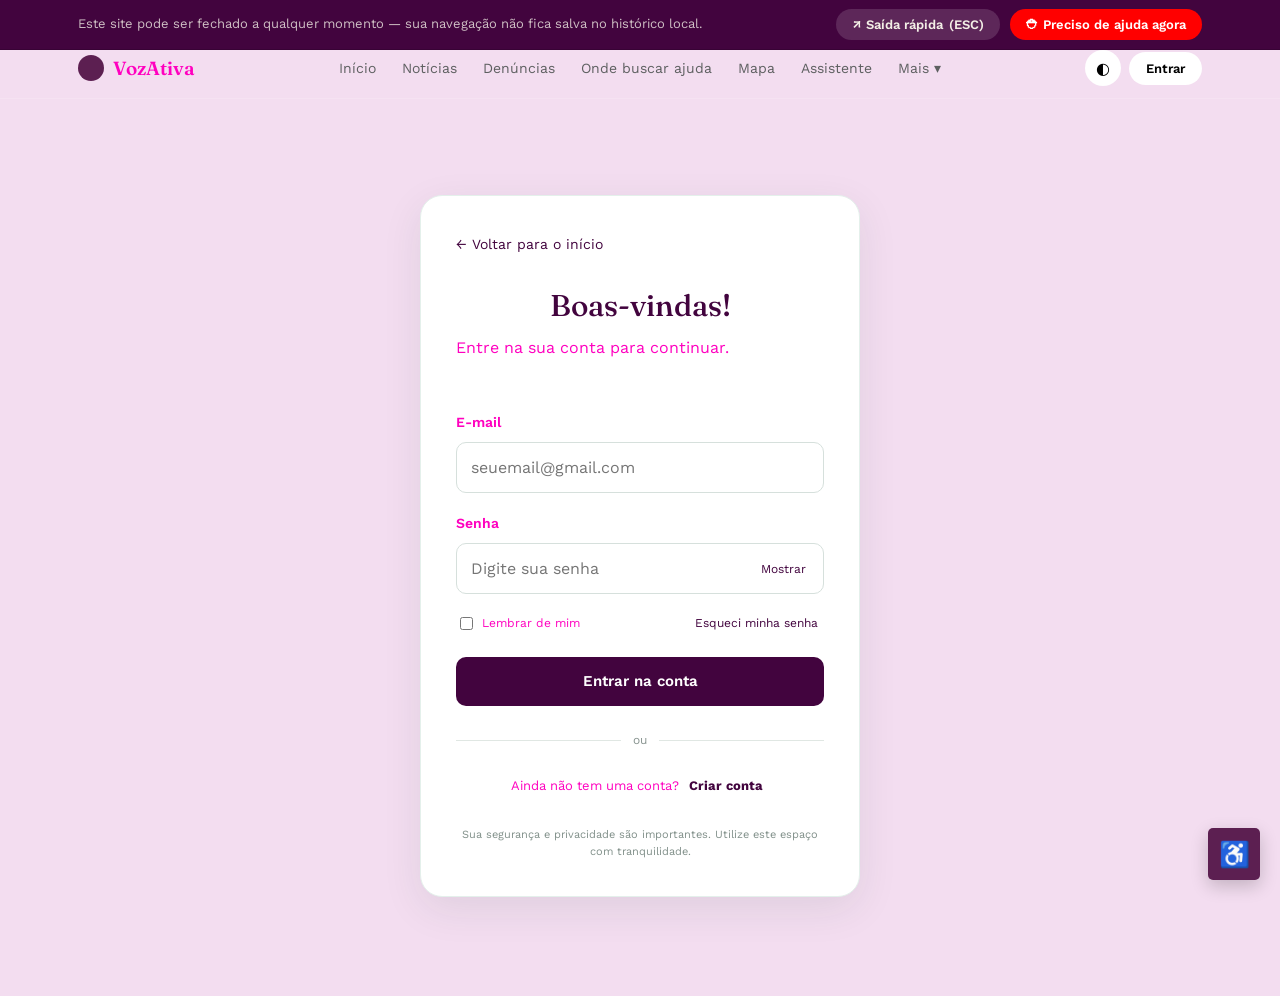
<file: index.html>
<!DOCTYPE html>
<html lang="pt-BR">

<head>
    <meta charset="UTF-8">

    <meta name="viewport" content="width=device-width, initial-scale=1.0">
    

    <title>VozAtiva — Rede de apoio contra a violência à mulher</title>

    <link rel="preconnect" href="https://fonts.googleapis.com">
    <link rel="preconnect" href="https://fonts.gstatic.com" crossorigin>

    <link
        href="https://fonts.googleapis.com/css2?family=Fraunces:ital,opsz,wght@0,9..144,400;0,9..144,500;0,9..144,600;1,9..144,500&family=Work+Sans:wght@400;500;600;700&family=IBM+Plex+Mono:wght@500;600&display=swap"
        rel="stylesheet"
    >

    <link rel="stylesheet" href="css/common.css">
    <link rel="stylesheet" href="css/index.css">
    <link rel="stylesheet" href="css/acessibilidade.css">

         <script>
            (function () {
                try {
                    var tema = localStorage.getItem('theme');
                    if (tema === 'dark' || tema === 'light') {
                        document.documentElement.setAttribute('data-theme', tema);
                    }
                } catch (e) {}
            })();
        </script>
</head>


<body data-page="home">

    <!-- BARRA DE SEGURANÇA -->
    <div class="safety-bar">
        <div class="safety-inner">
            <span class="safety-msg">
                Este site pode ser fechado a qualquer momento —
                sua navegação não fica salva no histórico local.
            </span>
            <div class="safety-actions">
                <button class="btn-exit" type="button" onclick="quickExit()">
                    ↗ Saída rápida
                    <span class="shortcut">(ESC)</span>
                </button>
                <button class="btn-emergency" type="button" onclick="openEmergency()" style="background-color: red;">
                    ⛑ Preciso de ajuda agora
                </button>
            </div>
        </div>
    </div>

<!-- NAVEGAÇÃO -->
<nav class="mainnav">
    <div class="nav-inner">

        <div class="brand">
            <span class="brand-mark"></span>
            VozAtiva
        </div>

        <div class="nav-links" id="navLinks">
            <button type="button" data-page="home" onclick="navigateTo('home')">Início</button>
            <button type="button" data-page="noticias" onclick="navigateTo('noticias')">Notícias</button>
            <button type="button" data-page="denuncias" onclick="navigateTo('denuncias')">Denúncias</button>
            <button type="button" data-page="ajuda" onclick="navigateTo('ajuda')">Onde buscar ajuda</button>
            <button type="button" data-page="mapa" onclick="navigateTo('mapa')">Mapa</button>
            <button type="button" data-page="chat" onclick="navigateTo('chat')">Assistente</button>

            <div class="dropdown">
                <button type="button" onclick="toggleMore(event)">Mais ▾</button>

                <div class="dropdown-menu hidden" id="moreMenu">
                    <button type="button" data-page="psicologico" onclick="navigateTo('psicologico')">Apoio psicológico</button>
                    <button type="button" data-page="faq" onclick="navigateTo('faq')">Perguntas frequentes</button>
                    <button type="button" data-page="historias" onclick="navigateTo('historias')">Histórias de superação</button>
                    <button type="button" data-page="contatos" onclick="navigateTo('contatos')">Contatos úteis</button>
                    <button type="button" data-page="materiais" onclick="navigateTo('materiais')">Materiais educativos</button>
                    <button type="button" data-page="estatisticas" onclick="navigateTo('estatisticas')">Estatísticas</button>
                    <button type="button" data-page="campanhas" onclick="navigateTo('campanhas')">Campanhas</button>
                </div>
            </div>
        </div>

          
        <!-- LADO DIREITO -->
        <div class="nav-right">

            <button
                class="icon-btn"
                id="themeBtn"
                type="button"
                onclick="toggleTheme()"
                aria-label="Alternar modo escuro"
            >
                ◐
            </button>

            <button
                class="login-btn"
                type="button"
                onclick="openLogin()"
            >
                Entrar
            </button>

        </div>

    </div>
</nav>




    <!-- CONTEÚDO PRINCIPAL -->
    <main class="wrap">

        <!-- HOME -->
        <section id="page-home" class="page">

            <div class="hero">
                <div class="hero-grid">

                    <div>
                        <span class="eyebrow">Rede de apoio · informação · denúncia</span>

                        <h1>Informação clara, apoio real, caminhos seguros.</h1>

                        <p class="lede">
                            O VozAtiva reúne notícias, orientação e canais de denúncia sobre
                            violência contra a mulher em um único lugar, pensado para ser
                            usado com segurança e discrição.
                        </p>

                        <div class="hero-ctas">
                            <button class="btn-primary" type="button" onclick="navigateTo('denuncias')">Fazer uma denúncia</button>
                            <button class="btn-secondary" type="button" onclick="navigateTo('ajuda')">Onde buscar ajuda</button>
                        </div>
                    </div>

                    <div class="alone-card">
                        <span class="eyebrow">Você não está sozinha</span>
                        <h3>Existe uma rede pronta para te ouvir.</h3>
                        <p>
                            Se você está passando por uma situação de violência, o primeiro
                            passo pode ser só conversar com alguém preparado para isso.
                            É gratuito, sigiloso e disponível 24 horas.
                        </p>

                        <div class="hero-support">
                            <button class="btn-secondary hero-support-btn" type="button" onclick="navigateTo('contatos')">Ver contatos de apoio</button>
                        </div>
                    </div>

                </div>
            </div>


            <div class="section quick-access">
                <div class="section-head"><h2>Acesso rápido</h2></div>

                <div class="grid grid-4">

                    <div class="card qcard" onclick="navigateTo('denuncias')">
                        <div class="ico"></div>
                        <h4>Denúncias</h4>
                        <p>Saiba como e onde denunciar, com segurança.</p>
                    </div>

                    <div class="card qcard" onclick="navigateTo('ajuda')">
                        <div class="ico"></div>
                        <h4>Onde buscar ajuda</h4>
                        <p>Delegacias, hospitais e centros de atendimento.</p>
                    </div>

                    <div class="card qcard" onclick="navigateTo('psicologico')">
                        <div class="ico"></div>
                        <h4>Apoio psicológico</h4>
                        <p>Escuta e acompanhamento emocional gratuito.</p>
                    </div>

                    <div class="card qcard" onclick="navigateTo('mapa')">
                        <div class="ico"></div>
                        <h4>Mapa de serviços</h4>
                        <p>Encontre atendimento perto de você.</p>
                    </div>

                </div>
            </div>

        </section>


        <!-- ONDE BUSCAR AJUDA -->
        <section id="page-ajuda" class="page hidden">

            <div class="page-header">
                <span class="eyebrow"> Onde buscar ajuda</span>
                <h2>Rede de atendimento</h2>
                <p>
                    Diferentes tipos de serviço para diferentes momentos —
                    do acolhimento imediato ao acompanhamento de longo prazo.
                </p>
            </div>

            <div class="grid grid-3 page-grid">

                <div class="card">
                    <h4>Delegacias da Mulher (DEAM)</h4>
                    <p>Unidades especializadas para registrar boletim de ocorrência com equipe treinada.</p>
                </div>

                <div class="card">
                    <h4>Hospitais e prontos-socorros</h4>
                    <p>Atendimento médico e emissão de laudo, essencial em casos de violência física ou sexual.</p>
                </div>

                <div class="card">
                    <h4>CRAS e CREAS</h4>
                    <p>Centros de assistência social com acompanhamento psicossocial e encaminhamentos.</p>
                </div>

                <div class="card">
                    <h4>Casas-abrigo</h4>
                    <p>Acolhimento sigiloso e temporário para mulheres em risco, com os filhos se necessário.</p>
                </div>

                <div class="card">
                    <h4>Defensoria Pública</h4>
                    <p>Orientação jurídica gratuita, incluindo medidas protetivas de urgência.</p>
                </div>

                <div class="card">
                    <h4>Núcleos de Atendimento (NUDEM)</h4>
                    <p>Suporte jurídico e psicológico integrado em alguns municípios.</p>
                </div>

            </div>

        </section>


        <!-- APOIO PSICOLÓGICO -->
        <section id="page-psicologico" class="page hidden">

            <div class="page-header">
                <h2>Cuidar da saúde emocional também é parte do caminho</h2>
                <p>
                    Sair de uma situação de violência costuma envolver medo, culpa e
                    exaustão emocional. Buscar apoio psicológico não é fraqueza —
                    é parte do cuidado.
                </p>
            </div>

            <div class="grid grid-2 page-grid">

                <div class="card">
                    <a href="https://cvv.org.br/"><h4>CVV — Centro de Valorização da Vida</h4></a>
                    <p>Apoio emocional gratuito e sigiloso, 24h, pelo telefone 188, chat ou e-mail.</p>
                </div>

                <div class="card">
                    <a href="https://www.gov.br/saude/pt-br/composicao/saes/desmad/raps/caps"><h4>CAPS — Centros de Atenção Psicossocial</h4></a>
                    <p>Atendimento psicológico e psiquiátrico gratuito pelo SUS, com equipe multiprofissional.</p>
                </div>

                <div class="card">
                    <h4>Grupos de apoio</h4>
                    <p>Rodas de conversa entre mulheres que vivenciaram situações parecidas, muitas vezes oferecidas por ONGs locais.</p>
                </div>

                <div class="card">
                    <h4>Atendimento psicológico em universidades</h4>
                    <p>Clínicas-escola de psicologia costumam oferecer sessões gratuitas ou a preço social.</p>
                </div>

            </div>

        </section>


        <!-- FAQ -->
        <section id="page-faq" class="page hidden">

            <div class="page-header">
                <h2>Dúvidas comuns</h2>
            </div>

            <div id="faqList" class="page-grid"></div>

        </section>


        <!-- HISTÓRIAS -->
        <section id="page-historias" class="page hidden">

            <div class="page-header">
                <h2>Vozes de quem passou por isso:</h2>
            </div>

            <div class="grid grid-3 page-grid" id="storiesGrid"></div>

        </section>


        <!-- CONTATOS -->
        <section id="page-contatos" class="page hidden">

            <div class="page-header">
                <h2>Canais de apoio</h2>
            </div>

            <div class="grid grid-3 page-grid">

                <div class="hotline">
                    <div class="num">180</div>
                    <div class="lbl">Central de Atendimento à Mulher</div>
                </div>

                <div class="hotline">
                    <div class="num">190</div>
                    <div class="lbl">Emergência policial</div>
                </div>

                <div class="hotline">
                    <div class="num">188</div>
                    <div class="lbl">CVV — apoio emocional</div>
                </div>

                <div class="hotline">
                    <div class="num">100</div>
                    <div class="lbl">Disque Direitos Humanos</div>
                </div>

                <div class="hotline">
                    <div class="num">129</div>
                    <div class="lbl">Ligue 129 — Defensoria Pública (varia por estado)</div>
                </div>

                <div class="hotline">
                    <div class="num">192</div>
                    <div class="lbl">SAMU — emergência médica</div>
                </div>

            </div>

        </section>


        <!-- MATERIAIS EDUCATIVOS -->
        <section id="page-materiais" class="page hidden">
        
            <div class="page-header">
                <h2>Cartilhas e guias</h2>
                <p>Materiais de apoio para entender direitos, redes de proteção e rotas de fuga seguras.</p>
            </div>
        
            <div class="grid grid-3 page-grid">
        
                <div class="card">
                    <h4>Guia: Medida protetiva de urgência</h4>
                    <p>Como solicitar e o que esperar do processo.</p>
                    <div class="card-action">
                        <a class="chip-btn"
                           href="pdfs/Tipos mais comuns de medidas protetivas.pdf"
                           target="_blank">
                            📄 Abrir PDF
                        </a>
                    </div>
                </div>
        
                <div class="card">
                    <h4>Cartilha: Lei Maria da Penha</h4>
                    <p>Explicação em linguagem simples dos principais pontos da lei.</p>
                    <div class="card-action">
                        <a class="chip-btn"
                           href="pdfs/Lei Maria da Penha.pdf"
                           target="_blank">
                            📄 Abrir PDF
                        </a>
                    </div>
                </div>
        
                <div class="card">
                    <h4>Guia: Plano de segurança pessoal</h4>
                    <p>Passos práticos para se preparar antes de sair de uma situação de risco.</p>
                    <div class="card-action">
                        <a class="chip-btn"
                           href="pdfs/plano-seguranca.pdf"
                           target="_blank">
                            📄 Abrir PDF
                        </a>
                    </div>
                </div>

                <div class="card">
                    <h4>Guia: Como acolher um relato</h4>
                    <p>Passos práticos para conseguir fornecer ajuda.</p>
                    <div class="card-action">
                        <a class="chip-btn"
                           href="pdfs/Acolher um relato de agressão.pdf"
                           target="_blank">
                            📄 Abrir PDF
                        </a>
                    </div>
                </div>

                <div class="card">
                    <h4>Guia: Como indentificar</h4>
                    <p>sinais de violência ou comportamento agressivo.</p>
                    <div class="card-action">
                        <a class="chip-btn"
                           href="pdfs/Como identificar sinais de violencia ou comportamentos agressivos.pdf"
                           target="_blank">
                            📄 Abrir PDF
                        </a>
                    </div>
                </div>
        
                
                <div class="card">
                    <h4>Guia: Saindo da situação</h4>
                    <p> Mais sobre estar saindo de uma situação abusiva.</p>
                    <div class="card-action">
                        <a class="chip-btn"
                           href="pdfs/Saindo de uma situação abusiva.pdf"
                           target="_blank">
                            📄 Abrir PDF
                        </a>
                    </div>
                </div>

            </div>
        
        </section>
            


        <!-- ESTATÍSTICAS -->
        <section id="page-estatisticas" class="page hidden">

            <div class="page-header">
                <h2>O cenário em números</h2>
                <p>Números ilustrativos para fins de protótipo — substituir por dados oficiais na versão final.</p>
            </div>

            <div class="grid grid-4 page-grid">

                <div class="card stat-card">
                    <div class="stat-num">600 mil</div>
                    <div class="stat-lbl">Registros de violência doméstica em 2026</div>
                </div>

                <div class="card stat-card">
                    <div class="stat-num">54%</div>
                    <div class="stat-lbl">Casos praticados por parceiro ou ex-parceiro</div>
                </div>

                <div class="card stat-card">
                    <div class="stat-num">180</div>
                    <div class="stat-lbl">Canal mais usado para denúncia</div>
                </div>

                <div class="card stat-card">
                    <div class="stat-num">+70%</div>
                    <div class="stat-lbl">Aumento de buscas por medida protetiva</div>
                </div>

            </div>


        </section>


        <!-- CAMPANHAS -->
        <section id="page-campanhas" class="page hidden">

            <div class="page-header">
                <h2>Mobilização e conscientização</h2>
            </div>

            <div class="grid grid-3 page-grid" id="campaignGrid"></div>

        </section>

    </main>


    <!-- RODAPÉ -->
    <footer>
        <div class="wrap foot-grid">
            <div>
                © VozAtiva — Um TCC feito e pensado em sua segurança.
            </div>
        </div>
    </footer>


    <!-- MODAL DE EMERGÊNCIA -->
    <div id="emergencyModal" class="modal-overlay hidden">
        <div class="modal-box">
            <h3>Precisa de ajuda agora?</h3>
            <p>
                Se você está em perigo imediato, ligue para um dos números abaixo.
                É gratuito e funciona 24 horas.
            </p>

            <div class="hotline-row modal-hotlines">
                <div class="hotline">
                    <div class="num">190</div>
                    <div class="lbl">Polícia</div>
                </div>
                <div class="hotline">
                    <div class="num">180</div>
                    <div class="lbl">Central da Mulher</div>
                </div>
            </div>

            <button class="modal-close" type="button" onclick="closeModal('emergencyModal')">Fechar</button>
        </div>
    </div>


    <!-- MODAL DE LOGIN -->

    <div id="loginModal" class="modal-overlay hidden">
        <div class="modal-box">
    
        <!-- TELA DE LOGIN -->
        <div id="telaLogin">
    
            <h3>Entrar</h3>
    
            <p>
                Entre na sua conta para acessar seus materiais favoritos
                e comentar nas notícias.
            </p>
    
            <div class="form-row">
                <label for="loginEmail">E-mail</label>
                <input 
                    id="loginEmail" 
                    type="email" 
                    placeholder="seu@email.com"
                >
            </div>
    
            <div class="form-row">
                <label for="loginSenha">Senha</label>
                <input 
                    id="loginSenha" 
                    type="password" 
                    placeholder="••••••••"
                >
            </div>
    
            <button 
                id="btnEntrar" 
                class="modal-close" 
                type="button"
            >
                Entrar

            </button>

            <p class="trocar-tela">
                Ainda não tem uma conta? Cadastre-se!
                <button id="btnMostrarCadastro" type="button">
                    Cadastre-se
                 </button>
            </p>
    
        </div>
    
    
        <!-- TELA DE CADASTRO -->
        <div id="telaCadastro" class="hidden">
    
            <h3>Criar conta</h3>
    
            <p>
                Cadastre-se para criar sua conta no VozAtiva.
            </p>
    
            <div class="form-row">
                <label for="cadastroNome">Nome</label>
                <input 
                    id="cadastroNome" 
                    type="text" 
                    placeholder="Seu nome"
                >
            </div>
    
            <div class="form-row">
                <label for="cadastroEmail">E-mail</label>
                <input 
                    id="cadastroEmail" 
                    type="email" 
                    placeholder="seu@email.com"
                >
            </div>
    
            <div class="form-row">
                <label for="cadastroSenha">Senha</label>
                <input 
                    id="cadastroSenha" 
                    type="password" 
                    placeholder="••••••••"
                >
            </div>
    
            <div class="form-row">
                <label for="cadastroSenhaConfirmacao">
                    Confirmar senha
                </label>
                <input 
                    id="cadastroSenhaConfirmacao" 
                    type="password" 
                    placeholder="••••••••"
                >
            </div>
    
            <button 
                id="btnCadastrar"
                class="modal-close" 
                type="button"
            >
                Criar conta
            </button>
    
            <p class="trocar-tela">
                Já tem uma conta?
                <button id="btnMostrarLogin" type="button">
                    Entrar
                </button>
            </p>
    
        </div>
    
    </div>

    
    </div>
    
    </div>

    <!-- =====================================================
     VLIBRAS
===================================================== -->

<div vw class="enabled">

    <div vw-access-button class="active"></div>

    <div vw-plugin-wrapper>

        <div class="vw-plugin-top-wrapper"></div>

    </div>

</div>

<script src="https://vlibras.gov.br/app/vlibras-plugin.js"></script>

<script>
    new window.VLibras.Widget(
        "https://vlibras.gov.br/app"
    );
</script>

    <script src="js/common.js"></script>
    <script src="js/index.js"></script>
    <script src="js/acessibilidade.js"></script>


</body>

</html>
</file>
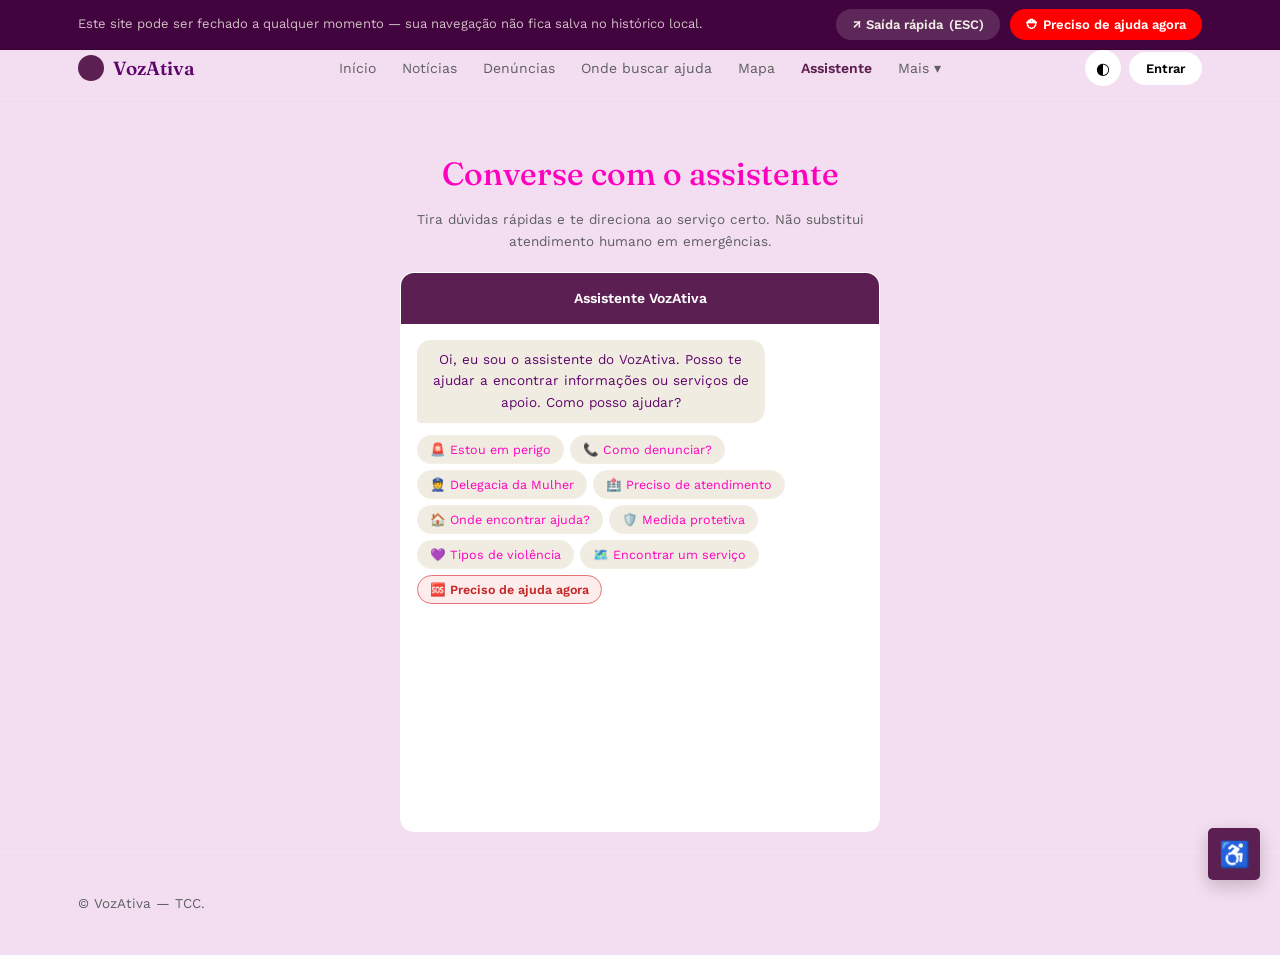
<file: assistente.html>
<!DOCTYPE html>
<html lang="pt-BR">

<head>
    <meta charset="UTF-8">

    <!-- Aplica o tema salvo ANTES da página desenhar qualquer coisa,
         para não "piscar" no modo claro ao trocar de página. -->
    <script>
        (function () {
            try {
                var tema = localStorage.getItem('theme');
                if (tema === 'dark' || tema === 'light') {
                    document.documentElement.setAttribute('data-theme', tema);
                }
            } catch (e) {}
        })();
    </script>

    <meta name="viewport" content="width=device-width, initial-scale=1.0">

    <title>Assistente — VozAtiva</title>

    <link rel="preconnect" href="https://fonts.googleapis.com">
    <link rel="preconnect" href="https://fonts.gstatic.com" crossorigin>

    <link
        href="https://fonts.googleapis.com/css2?family=Fraunces:ital,opsz,wght@0,9..144,400;0,9..144,500;0,9..144,600;1,9..144,500&family=Work+Sans:wght@400;500;600;700&family=IBM+Plex+Mono:wght@500;600&display=swap"
        rel="stylesheet"
    >

    <link rel="stylesheet" href="css/common.css">
    <link rel="stylesheet" href="css/assistente.css">
    <link rel="stylesheet" href="css/acessibilidade.css">
</head>


<body data-page="chat">

    <!-- BARRA DE SEGURANÇA -->
    <div class="safety-bar">
        <div class="safety-inner">
            <span class="safety-msg">
                Este site pode ser fechado a qualquer momento —
                sua navegação não fica salva no histórico local.
            </span>
            <div class="safety-actions">
                <button class="btn-exit" type="button" onclick="quickExit()">
                    ↗ Saída rápida
                    <span class="shortcut">(ESC)</span>
                </button>
                <button class="btn-emergency" type="button" onclick="openEmergency()" style="background-color: red;">
                    ⛑ Preciso de ajuda agora
                </button>
            </div>
        </div>
    </div>


    <!-- NAVEGAÇÃO -->
    <nav class="mainnav">
        <div class="nav-inner">

            <div class="brand">
                <span class="brand-mark"></span>
                VozAtiva
            </div>

            <div class="nav-links" id="navLinks">
                <button type="button" data-page="home" onclick="navigateTo('home')">Início</button>
                <button type="button" data-page="noticias" onclick="navigateTo('noticias')">Notícias</button>
                <button type="button" data-page="denuncias" onclick="navigateTo('denuncias')">Denúncias</button>
                <button type="button" data-page="ajuda" onclick="navigateTo('ajuda')">Onde buscar ajuda</button>
                <button type="button" data-page="mapa" onclick="navigateTo('mapa')">Mapa</button>
                <button type="button" data-page="chat" onclick="navigateTo('chat')">Assistente</button>

                <div class="dropdown">
                    <button type="button" onclick="toggleMore(event)">Mais ▾</button>

                    <div class="dropdown-menu hidden" id="moreMenu">
                        <button type="button" data-page="psicologico" onclick="navigateTo('psicologico')">Apoio psicológico</button>
                        <button type="button" data-page="faq" onclick="navigateTo('faq')">Perguntas frequentes</button>
                        <button type="button" data-page="historias" onclick="navigateTo('historias')">Histórias de superação</button>
                        <button type="button" data-page="contatos" onclick="navigateTo('contatos')">Contatos úteis</button>
                        <button type="button" data-page="materiais" onclick="navigateTo('materiais')">Materiais educativos</button>
                        <button type="button" data-page="estatisticas" onclick="navigateTo('estatisticas')">Estatísticas</button>
                        <button type="button" data-page="campanhas" onclick="navigateTo('campanhas')">Campanhas</button>
                    </div>
                </div>
            </div>

            <div class="nav-right">
                <button class="icon-btn" id="themeBtn" type="button" onclick="toggleTheme()" aria-label="Alternar modo escuro">◐</button>
                <button class="login-btn" type="button" onclick="openLogin()">Entrar</button>
            </div>

        </div>
    </nav>

<Center>
    <!-- CONTEÚDO PRINCIPAL -->
    <main class="wrap">

        <section id="page-chat" class="page">

            <div class="page-header">
                <h2>Converse com o assistente</h2>
                <p>
                    Tira dúvidas rápidas e te direciona ao serviço certo. Não substitui
                    atendimento humano em emergências.
                </p>
            </div>


            <div class="chat-section">

                <div class="chat-mock">

                    <div class="chat-head">Assistente VozAtiva</div>

                    <div class="chat-body" id="chatBody">
                        <div class="bubble bot">
                            Oi, eu sou o assistente do VozAtiva. Posso te ajudar a
                            encontrar informações ou serviços de apoio. Como posso ajudar?
                        </div>
                    </div>

                </div>

            </div>

        </section>

    </main>


    <!-- RODAPÉ -->
    <footer>
        <div class="wrap foot-grid">
            <div>
                © VozAtiva — TCC.
                
            </div>
        </div>
    </footer>


    <!-- MODAL DE EMERGÊNCIA -->
    <div id="emergencyModal" class="modal-overlay hidden">
        <div class="modal-box">
            <h3>Precisa de ajuda agora?</h3>
            <p>
                Se você está em perigo imediato, ligue para um dos números abaixo.
                É gratuito e funciona 24 horas.
            </p>

            <div class="hotline-row modal-hotlines">
                <div class="hotline">
                    <div class="num">190</div>
                    <div class="lbl">Polícia</div>
                </div>
                <div class="hotline">
                    <div class="num">180</div>
                    <div class="lbl">Central da Mulher</div>
                </div>
            </div>

            <button class="modal-close" type="button" onclick="closeModal('emergencyModal')">Fechar</button>
        </div>
    </div>


    <!-- MODAL DE LOGIN -->
    <div id="loginModal" class="modal-overlay hidden">
        <div class="modal-box">
            <h3>Entrar</h3>
            <p>
                Área do usuário — protótipo. Login permitiria salvar materiais
                favoritos e comentar nas notícias.
            </p>

            <div class="form-row">
                <label for="loginEmail">E-mail</label>
                <input id="loginEmail" type="email" placeholder="seu@email.com">
            </div>

            <div class="form-row">
                <label for="loginSenha">Senha</label>
                <input id="loginSenha" type="password" placeholder="••••••••">
            </div>

            <button class="modal-close" type="button" onclick="closeModal('loginModal')">Entrar</button>
        </div>
    </div>

    <!-- =====================================================
     VLIBRAS
===================================================== -->

<div vw class="enabled">

    <div vw-access-button class="active"></div>

    <div vw-plugin-wrapper>

        <div class="vw-plugin-top-wrapper"></div>

    </div>

</div>

<script src="https://vlibras.gov.br/app/vlibras-plugin.js"></script>

<script>
    new window.VLibras.Widget(
        "https://vlibras.gov.br/app"
    );
</script>

    <script src="js/common.js"></script>
    <script src="js/assistente.js"></script>
    <script src="js/acessibilidade.js"></script>

</body>

</html>
</file>
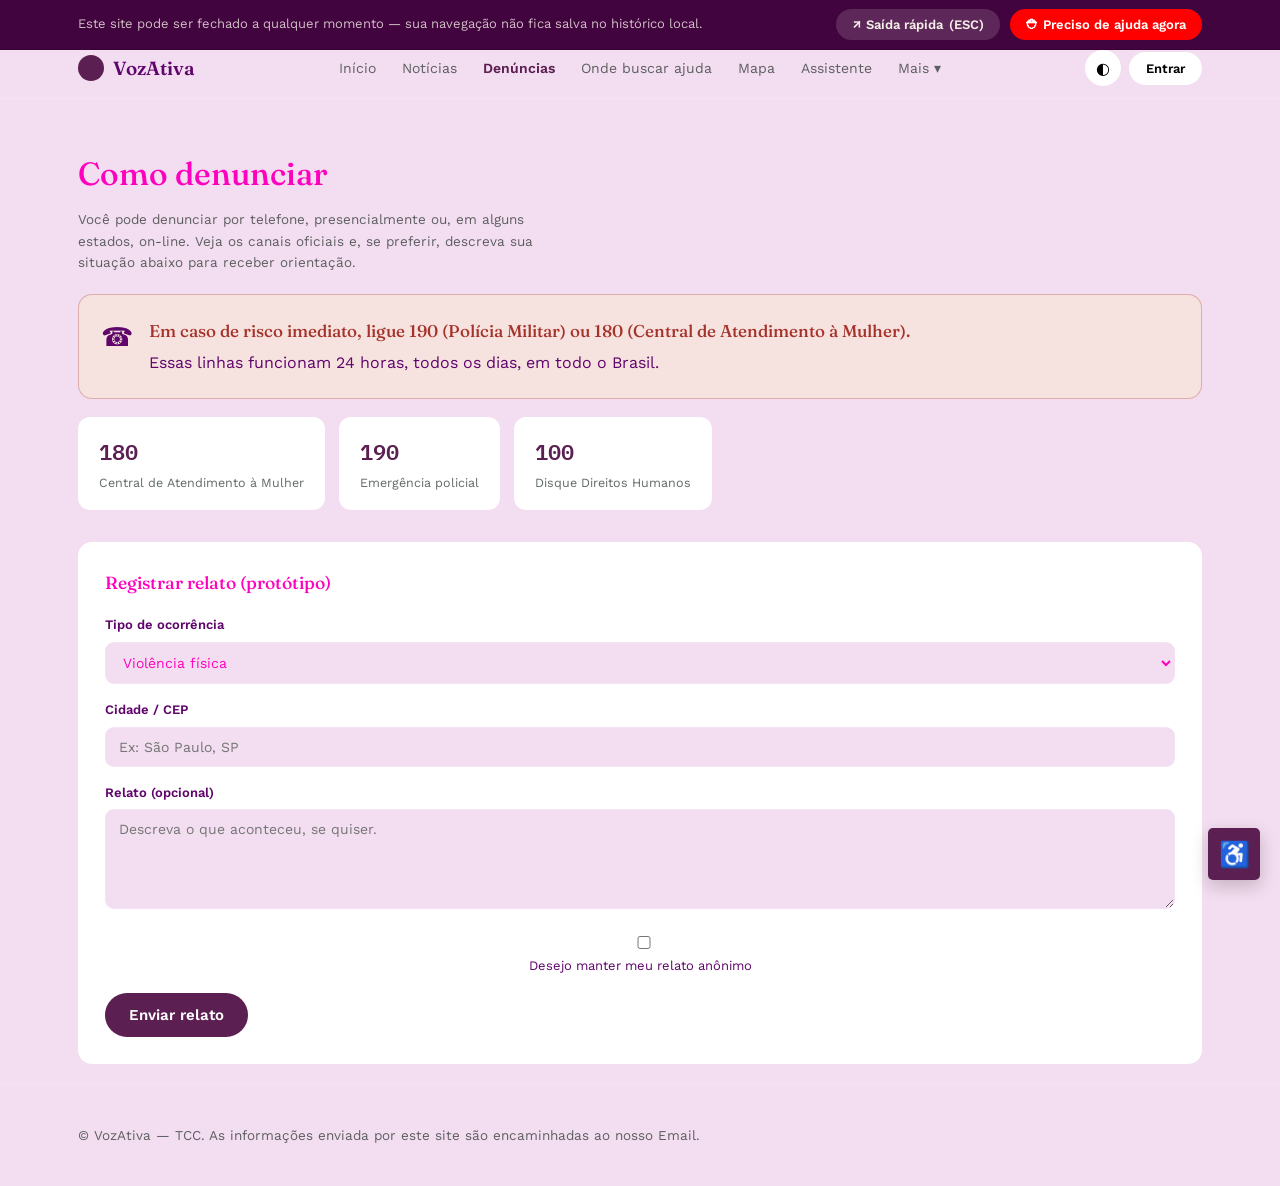
<file: denuncias.html>
<!DOCTYPE html>
<html lang="pt-BR">

<head>
    <meta charset="UTF-8">

    <!-- Aplica o tema salvo ANTES da página desenhar qualquer coisa,
         para não "piscar" no modo claro ao trocar de página. -->
    <script>
        (function () {
            try {
                var tema = localStorage.getItem('theme');
                if (tema === 'dark' || tema === 'light') {
                    document.documentElement.setAttribute('data-theme', tema);
                }
            } catch (e) {}
        })();
    </script>

    <meta name="viewport" content="width=device-width, initial-scale=1.0">

    <title>Denúncias — VozAtiva</title>

    <link rel="preconnect" href="https://fonts.googleapis.com">
    <link rel="preconnect" href="https://fonts.gstatic.com" crossorigin>

    <link
        href="https://fonts.googleapis.com/css2?family=Fraunces:ital,opsz,wght@0,9..144,400;0,9..144,500;0,9..144,600;1,9..144,500&family=Work+Sans:wght@400;500;600;700&family=IBM+Plex+Mono:wght@500;600&display=swap"
        rel="stylesheet"
    >

    <link rel="stylesheet" href="css/common.css">
    <link rel="stylesheet" href="css/denuncias.css">
    <link rel="stylesheet" href="css/acessibilidade.css">
</head>


<body data-page="denuncias">

    <!-- BARRA DE SEGURANÇA -->
    <div class="safety-bar">
        <div class="safety-inner">
            <span class="safety-msg">
                Este site pode ser fechado a qualquer momento —
                sua navegação não fica salva no histórico local.
            </span>
            <div class="safety-actions">
                <button class="btn-exit" type="button" onclick="quickExit()">
                    ↗ Saída rápida
                    <span class="shortcut">(ESC)</span>
                </button>
                <button class="btn-emergency" type="button" onclick="openEmergency()" style="background-color: red;">
                    ⛑ Preciso de ajuda agora
                </button>
            </div>
        </div>
    </div>


    <!-- NAVEGAÇÃO -->
    <nav class="mainnav">
        <div class="nav-inner">

            <div class="brand">
                <span class="brand-mark"></span>
                VozAtiva
            </div>

            <div class="nav-links" id="navLinks">
               
                <button type="button" data-page="home" onclick="navigateTo('home')">Início</button>
                <button type="button" data-page="noticias" onclick="navigateTo('noticias')">Notícias</button>
                <button type="button" data-page="denuncias" onclick="navigateTo('denuncias')">Denúncias</button>
                <button type="button" data-page="ajuda" onclick="navigateTo('ajuda')">Onde buscar ajuda</button>
                <button type="button" data-page="mapa" onclick="navigateTo('mapa')">Mapa</button>
                <button type="button" data-page="chat" onclick="navigateTo('chat')">Assistente</button>

                <div class="dropdown">
                    <button type="button" onclick="toggleMore(event)">Mais ▾</button>

                    <div class="dropdown-menu hidden" id="moreMenu">
                        <button type="button" data-page="psicologico" onclick="navigateTo('psicologico')">Apoio psicológico</button>
                        <button type="button" data-page="faq" onclick="navigateTo('faq')">Perguntas frequentes</button>
                        <button type="button" data-page="historias" onclick="navigateTo('historias')">Histórias de superação</button>
                        <button type="button" data-page="contatos" onclick="navigateTo('contatos')">Contatos úteis</button>
                        <button type="button" data-page="materiais" onclick="navigateTo('materiais')">Materiais educativos</button>
                        <button type="button" data-page="estatisticas" onclick="navigateTo('estatisticas')">Estatísticas</button>
                        <button type="button" data-page="campanhas" onclick="navigateTo('campanhas')">Campanhas</button>
                    </div>
                </div>
            </div>

            <div class="nav-right">
                <button class="icon-btn" id="themeBtn" type="button" onclick="toggleTheme()" aria-label="Alternar modo escuro">◐</button>
                <button class="login-btn" type="button" onclick="openLogin()">Entrar</button>
            </div>

        </div>
    </nav>


    <!-- CONTEÚDO PRINCIPAL -->
    <main class="wrap">

        <section id="page-denuncias" class="page">

            <div class="page-header">
                <span class="eyebrow"></span>
                <h2>Como denunciar</h2>
                <p>
                    Você pode denunciar por telefone, presencialmente ou, em alguns
                    estados, on-line. Veja os canais oficiais e, se preferir, descreva
                    sua situação abaixo para receber orientação.
                </p>
            </div>


            <!-- ALERTA -->
            <div class="alert-box page-top">
                <div class="ico">☎</div>
                <div>
                    <h4>
                        Em caso de risco imediato, ligue 190 (Polícia Militar) ou 180
                        (Central de Atendimento à Mulher).
                    </h4>
                    <p>Essas linhas funcionam 24 horas, todos os dias, em todo o Brasil.</p>
                </div>
            </div>


            <!-- TELEFONES -->
            <div class="hotline-row">
                <div class="hotline">
                    <div class="num">180</div>
                    <div class="lbl">Central de Atendimento à Mulher</div>
                </div>
                <div class="hotline">
                    <div class="num">190</div>
                    <div class="lbl">Emergência policial</div>
                </div>
                <div class="hotline">
                    <div class="num">100</div>
                    <div class="lbl">Disque Direitos Humanos</div>
                </div>
            </div>


            <!-- FORMULÁRIO -->
            <div class="form-box section-top">

                <h4 class="form-title">Registrar relato (protótipo)</h4>

                <div class="form-row">
                    <label for="tipoOcorrencia">Tipo de ocorrência</label>
                    <select id="tipoOcorrencia">
                        <option>Violência física</option>
                        <option>Violência psicológica</option>
                        <option>Violência moral</option>
                        <option>Violência patrimonial</option>
                        <option>Violência sexual</option>
                    </select>
                </div>

                <div class="form-row">
                    <label for="cidade">Cidade / CEP</label>
                    <input id="cidade" type="text" placeholder="Ex: São Paulo, SP">
                </div>

                <div class="form-row">
                    <label for="relato">Relato (opcional)</label>
                    <textarea id="relato" placeholder="Descreva o que aconteceu, se quiser."></textarea>
                </div>

                <div class="form-row">
                    <label class="checkbox-label">
                        <input type="checkbox" id="anonimo">
                        <center>
                       Desejo manter meu relato anônimo
                    </label>
                </center>
                </div>

                <button
                class="btn-primary"
                type="button"
                onclick="enviarDenuncia()"
            >
                Enviar relato
            </button>

            </div>

        </section>

    </main>


    <!-- RODAPÉ -->
    <footer>
        <div class="wrap foot-grid">
            <div>
                © VozAtiva — TCC.
                As informações enviada por este site são encaminhadas ao nosso Email.
            </div>
        </div>
    </footer>


    <!-- MODAL DE EMERGÊNCIA -->
    <div id="emergencyModal" class="modal-overlay hidden">
        <div class="modal-box">
            <h3>Precisa de ajuda agora?</h3>
            <p>
                Se você está em perigo imediato, ligue para um dos números abaixo.
                É gratuito e funciona 24 horas.
            </p>

            <div class="hotline-row modal-hotlines">
                <div class="hotline">
                    <div class="num">190</div>
                    <div class="lbl">Polícia</div>
                </div>
                <div class="hotline">
                    <div class="num">180</div>
                    <div class="lbl">Central da Mulher</div>
                </div>
            </div>

            <button class="modal-close" type="button" onclick="closeModal('emergencyModal')">Fechar</button>
        </div>
    </div>


    <!-- MODAL DE LOGIN -->
    <div id="loginModal" class="modal-overlay hidden">
        <div class="modal-box">
            <h3>Entrar</h3>
            <p>
                Área do usuário — protótipo. Login permitiria salvar materiais
                favoritos e comentar nas notícias.
            </p>

            <div class="form-row">
                <label for="loginEmail">E-mail</label>
                <input id="loginEmail" type="email" placeholder="seu@email.com">
            </div>

            <div class="form-row">
                <label for="loginSenha">Senha</label>
                <input id="loginSenha" type="password" placeholder="••••••••">
            </div>

            <button class="modal-close" type="button" onclick="closeModal('loginModal')">Entrar</button>
        </div>
    </div>

<!-- =====================================================
     VLIBRAS
===================================================== -->

<div vw class="enabled">

    <div vw-access-button class="active"></div>

    <div vw-plugin-wrapper>

        <div class="vw-plugin-top-wrapper"></div>

    </div>

</div>

<script src="https://vlibras.gov.br/app/vlibras-plugin.js"></script>

<script>
    new window.VLibras.Widget(
        "https://vlibras.gov.br/app"
    );
</script>

    <script src="js/denuncias.js"></script>
    <script src="js/common.js"></script>
    <script src="js/acessibilidade.js"></script>
</body>

</html>
</file>
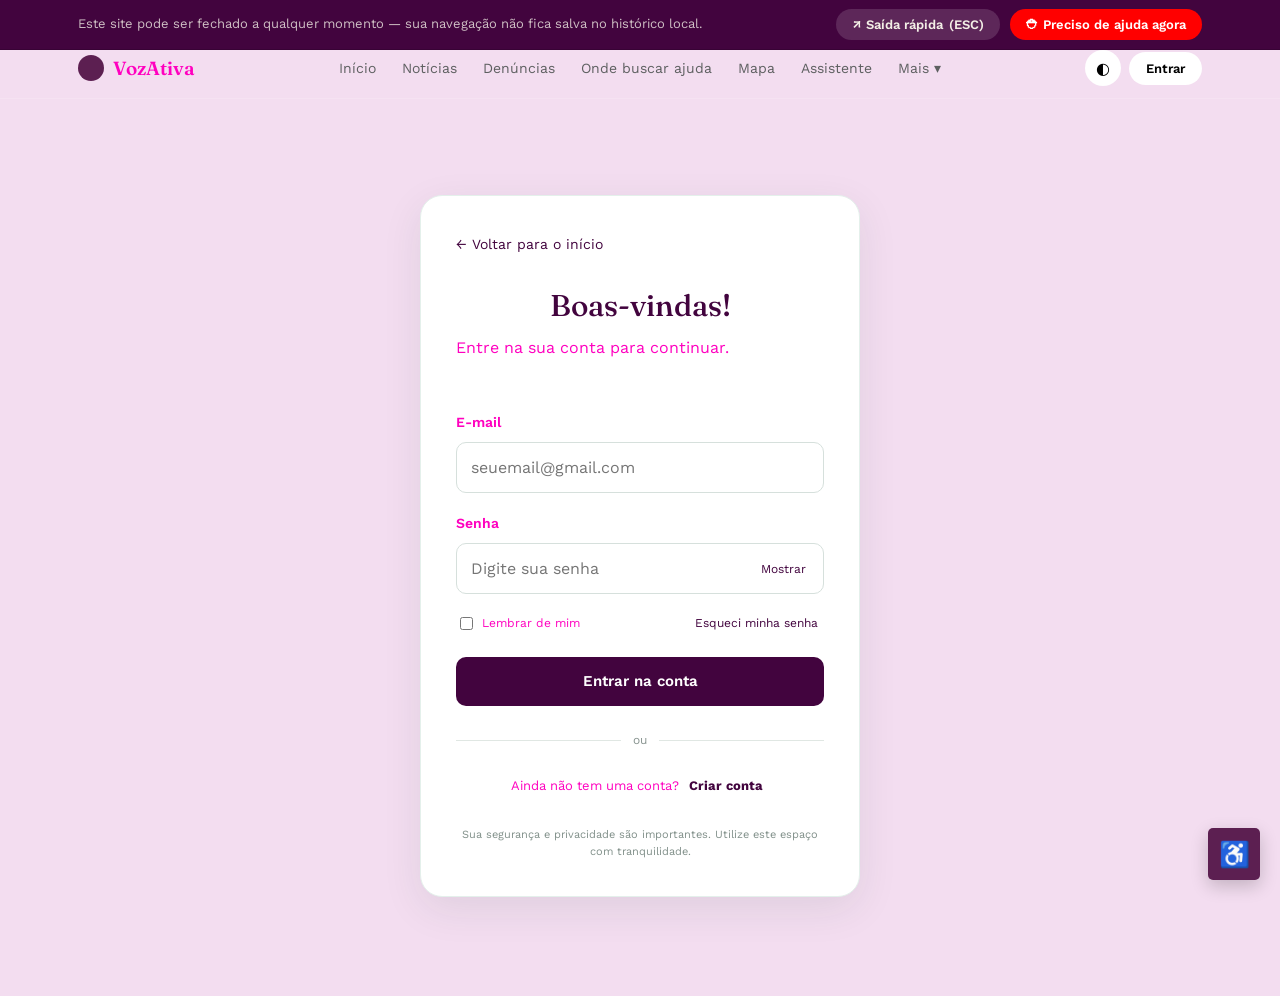
<file: entrar.html>
<!DOCTYPE html>
<html lang="pt-BR">

<head>
    <meta charset="UTF-8">
    <meta name="viewport" content="width=device-width, initial-scale=1.0">

    <title>Entrar | VozAtiva</title>

    <!-- FONTES -->
    <link rel="preconnect" href="https://fonts.googleapis.com">
    <link rel="preconnect" href="https://fonts.gstatic.com" crossorigin>

    <link href="https://fonts.googleapis.com/css2?family=Fraunces:ital,opsz,wght@0,9..144,400;0,9..144,500;0,9..144,600;1,9..144,500&family=Work+Sans:wght@400;500;600;700&family=IBM+Plex+Mono:wght@500;600&display=swap" rel="stylesheet">

    <!-- CSS -->
    <link rel="stylesheet" href="css/common.css">
    <link rel="stylesheet" href="entrar.css">
    <link rel="stylesheet" href="css/acessibilidade.css">

    <!-- MANTER TEMA ESCOLHIDO -->
    <script>
        (function () {
            try {
                var tema = localStorage.getItem('theme');

                if (tema === 'dark' || tema === 'light') {
                    document.documentElement.setAttribute('data-theme', tema);
                }
            } catch (e) {}
        })();
    </script>

    <!-- JAVASCRIPT -->
    <script src="js/common.js" defer></script>
    <script src="dados/usuarios-exemplo.js" defer></script>
    <script src="entrar.js" defer></script>

</head>

<body data-page="entrar">

    <!-- BARRA DE SEGURANÇA -->
    <div class="safety-bar">

        <div class="safety-inner">

            <span class="safety-msg">
                Este site pode ser fechado a qualquer momento —
                sua navegação não fica salva no histórico local.
            </span>

            <div class="safety-actions">

                <button class="btn-exit" type="button" onclick="quickExit()">
                    ↗ Saída rápida
                    <span class="shortcut">(ESC)</span>
                </button>

                <button
                    class="btn-emergency"
                    type="button"
                    onclick="openEmergency()"
                    style="background-color: red;"
                >
                    ⛑ Preciso de ajuda agora
                </button>

            </div>

        </div>

    </div>


    <!-- NAVEGAÇÃO -->
    <nav class="mainnav">

        <div class="nav-inner">

            <!-- LOGO -->
            <div class="brand">
                <span class="brand-mark"></span>
                VozAtiva
            </div>


            <!-- LINKS DO MENU -->
            <div class="nav-links" id="navLinks">

                <button type="button" data-page="home" onclick="navigateTo('home')">
                    Início
                </button>

                <button type="button" data-page="noticias" onclick="navigateTo('noticias')">
                    Notícias
                </button>

                <button type="button" data-page="denuncias" onclick="navigateTo('denuncias')">
                    Denúncias
                </button>

                <button type="button" data-page="ajuda" onclick="navigateTo('ajuda')">
                    Onde buscar ajuda
                </button>

                <button type="button" data-page="mapa" onclick="navigateTo('mapa')">
                    Mapa
                </button>

                <button type="button" data-page="chat" onclick="navigateTo('chat')">
                    Assistente
                </button>


                <!-- MENU MAIS -->
                <div class="dropdown">

                    <button
                        type="button"
                        class="mais-btn"
                        onclick="toggleMore(event)"
                    >
                        Mais ▾
                    </button>

                    <div class="dropdown-menu hidden" id="moreMenu">

                        <button type="button" data-page="psicologico" onclick="navigateTo('psicologico')">
                            Apoio psicológico
                        </button>

                        <button type="button" data-page="faq" onclick="navigateTo('faq')">
                            Perguntas frequentes
                        </button>

                        <button type="button" data-page="historias" onclick="navigateTo('historias')">
                            Histórias de superação
                        </button>

                        <button type="button" data-page="contatos" onclick="navigateTo('contatos')">
                            Contatos úteis
                        </button>

                        <button type="button" data-page="materiais" onclick="navigateTo('materiais')">
                            Materiais educativos
                        </button>

                        <button type="button" data-page="estatisticas" onclick="navigateTo('estatisticas')">
                            Estatísticas
                        </button>

                        <button type="button" data-page="campanhas" onclick="navigateTo('campanhas')">
                            Campanhas
                        </button>

                    </div>

                </div>

            </div>


            <!-- LADO DIREITO -->
            <div class="nav-right">

                <!-- MODO ESCURO -->
                <button
                    class="icon-btn"
                    id="themeBtn"
                    type="button"
                    onclick="toggleTheme()"
                    aria-label="Alternar modo escuro"
                >
                    ◐
                </button>

                <!-- ENTRAR -->
                <button
                    class="login-btn"
                    type="button"
                    onclick="openLogin()"
                >
                    Entrar
                </button>

                <!-- MENU HAMBÚRGUER -->
                <button
                    class="menu-toggle"
                    id="menuToggle"
                    type="button"
                    onclick="toggleMobileMenu()"
                    aria-label="Abrir menu"
                >
                    ☰
                </button>

            </div>

        </div>

    </nav>


    <!-- CONTEÚDO LOGIN -->
    <main class="login-page">

        <section class="login-card">

            <!-- VOLTAR -->
            <a href="index.html" class="voltar">
                ← Voltar para o início
            </a>


            <!-- TÍTULO -->
            <div class="login-logo">
                <h1 id="formTitulo">Boas-vindas!</h1>
            </div>

            <p id="formDescricao">
                Entre na sua conta para continuar.
            </p>

            <br><br>


            <!-- FORMULÁRIO -->
            <form id="loginForm">

                <!-- NOME: APARECE SOMENTE NO CADASTRO -->
                <div class="campo" id="campoNomeCadastro" hidden>

                    <label for="nome">Nome completo</label>

                    <input
                        type="text"
                        id="nome"
                        name="nome"
                        placeholder="Digite seu nome"
                        autocomplete="name"
                    >

                </div>


                <!-- E-MAIL -->
                <div class="campo">

                    <label for="email">E-mail</label>

                    <input
                        type="email"
                        id="email"
                        name="email"
                        placeholder="seuemail@gmail.com"
                        autocomplete="email"
                        required
                    >

                </div>


                <!-- SENHA -->
                <div class="campo">

                    <label for="senha">Senha</label>

                    <div class="senha-container">

                        <input
                            type="password"
                            id="senha"
                            name="senha"
                            placeholder="Digite sua senha"
                            autocomplete="current-password"
                            required
                            minlength="6"
                        >

                        <button
                            type="button"
                            id="mostrarSenha"
                            aria-label="Mostrar senha"
                        >
                            Mostrar
                        </button>

                    </div>

                </div>


                <!-- OPÇÕES -->
                <div class="opcoes">

                    <label id="lembrarLabel">

                        <input type="checkbox" id="lembrar">

                        Lembrar de mim

                    </label>


                    <button
                        type="button"
                        class="link-btn"
                        id="recuperarSenha"
                    >
                        Esqueci minha senha
                    </button>

                </div>


                <!-- ENVIAR -->
                <button
                    type="submit"
                    class="entrar-btn"
                    id="enviarForm"
                >
                    Entrar na conta
                </button>


                <!-- MENSAGEM -->
                <p
                    id="mensagem"
                    role="status"
                    aria-live="polite"
                ></p>

            </form>


            <!-- DIVISOR -->
            <div class="divisor">
                <span>ou</span>
            </div>


            <!-- CRIAR CONTA -->
            <p class="cadastro-texto">

                Ainda não tem uma conta?

                <button type="button" id="alternarCadastro">
                    Criar conta
                </button>

            </p>


            <!-- PRIVACIDADE -->
            <p class="privacidade">
                Sua segurança e privacidade são importantes.
                Utilize este espaço com tranquilidade.
            </p>

        </section>

    </main>


    <!-- MODAL DE EMERGÊNCIA -->
    <div id="emergencyModal" class="modal-overlay hidden">

        <div class="modal-box">

            <h3>Precisa de ajuda agora?</h3>

            <p>
                Se você está em perigo imediato, ligue para um dos números abaixo.
                É gratuito e funciona 24 horas.
            </p>


            <div class="hotline-row modal-hotlines">

                <div class="hotline">

                    <div class="num">190</div>

                    <div class="lbl">Polícia</div>

                </div>


                <div class="hotline">

                    <div class="num">180</div>

                    <div class="lbl">Central da Mulher</div>

                </div>

            </div>


            <button
                class="modal-close"
                type="button"
                onclick="closeModal('emergencyModal')"
            >
                Fechar
            </button>

        </div>

    </div>


    <!-- VLIBRAS -->
    <div vw class="enabled">

        <div vw-access-button class="active"></div>

        <div vw-plugin-wrapper>

            <div class="vw-plugin-top-wrapper"></div>

        </div>

    </div>


    <script src="https://vlibras.gov.br/app/vlibras-plugin.js"></script>

    <script>
        new window.VLibras.Widget(
            'https://vlibras.gov.br/app'
        );
    </script>


    <!-- ACESSIBILIDADE -->
    <script src="js/acessibilidade.js"></script>

</body>

</html>
</file>
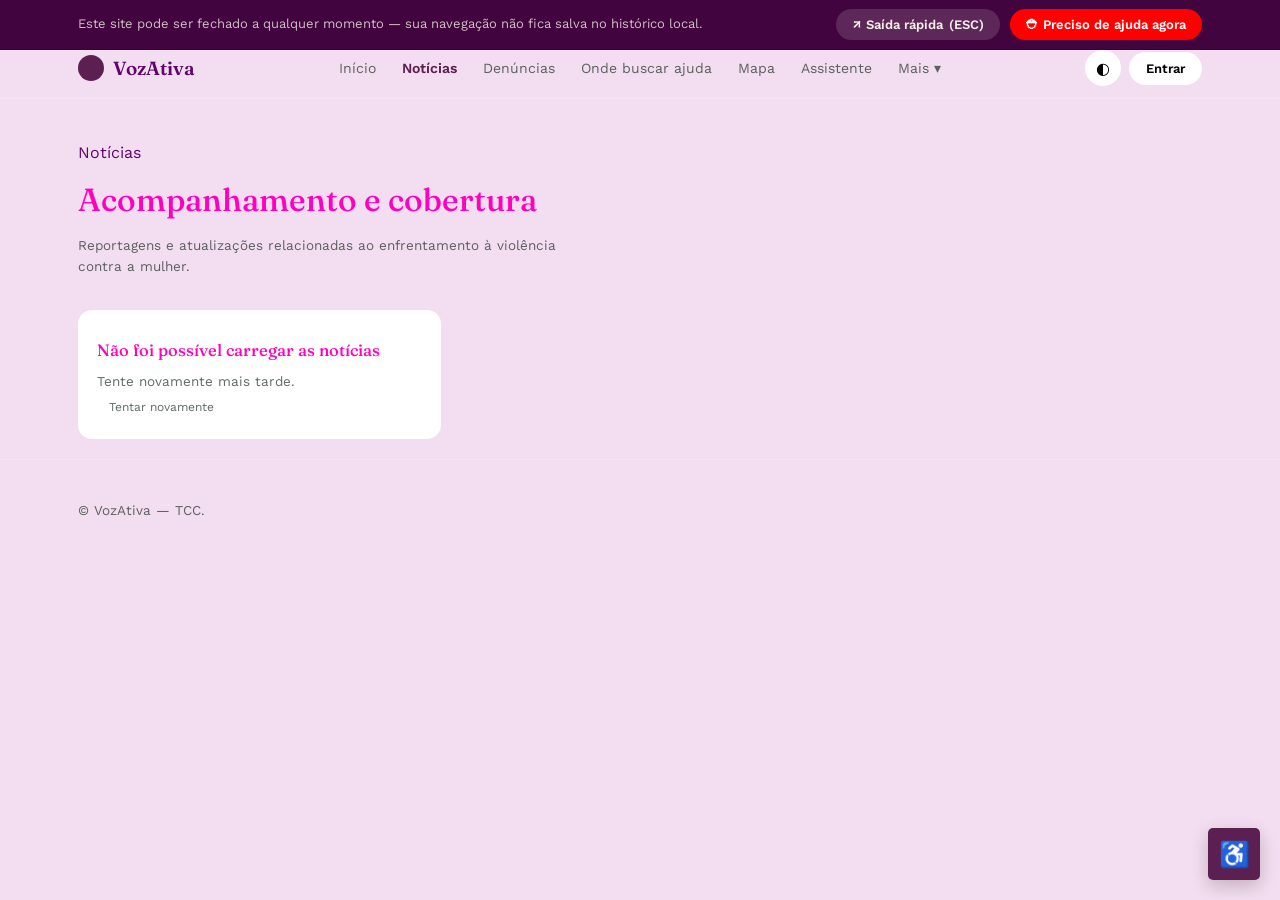
<file: noticias.html>
<!DOCTYPE html>
<html lang="pt-BR">

<head>
    <meta charset="UTF-8">

    <!-- Aplica o tema salvo ANTES da página desenhar qualquer coisa,
         para não "piscar" no modo claro ao trocar de página. -->
    <script>
        (function () {
            try {
                var tema = localStorage.getItem('theme');
                if (tema === 'dark' || tema === 'light') {
                    document.documentElement.setAttribute('data-theme', tema);
                }
            } catch (e) {}
        })();
    </script>

    <meta name="viewport" content="width=device-width, initial-scale=1.0">

    <title>Notícias — VozAtiva</title>

    <link rel="preconnect" href="https://fonts.googleapis.com">
    <link rel="preconnect" href="https://fonts.gstatic.com" crossorigin>

    <link
        href="https://fonts.googleapis.com/css2?family=Fraunces:ital,opsz,wght@0,9..144,400;0,9..144,500;0,9..144,600;1,9..144,500&family=Work+Sans:wght@400;500;600;700&family=IBM+Plex+Mono:wght@500;600&display=swap"
        rel="stylesheet"
    >

    <link rel="stylesheet" href="css/common.css">
    <link rel="stylesheet" href="css/noticias.css">
    <link rel="stylesheet" href="css/acessibilidade.css">
</head>


<body data-page="noticias">

    <!-- BARRA DE SEGURANÇA -->
    <div class="safety-bar">
        <div class="safety-inner">
            <span class="safety-msg">
                Este site pode ser fechado a qualquer momento —
                sua navegação não fica salva no histórico local.
            </span>
            <div class="safety-actions">
                <button class="btn-exit" type="button" onclick="quickExit()">
                    ↗ Saída rápida
                    <span class="shortcut">(ESC)</span>
                </button>
                <button class="btn-emergency" type="button" onclick="openEmergency()" style="background-color: red;">
                    ⛑ Preciso de ajuda agora
                </button>
            </div>
        </div>
    </div>


    <!-- NAVEGAÇÃO -->
    <nav class="mainnav">
        <div class="nav-inner">

            <div class="brand">
                <span class="brand-mark"></span>
                VozAtiva
            </div>

            <div class="nav-links" id="navLinks">
                <button type="button" data-page="home" onclick="navigateTo('home')">Início</button>
                <button type="button" data-page="noticias" onclick="navigateTo('noticias')">Notícias</button>
                <button type="button" data-page="denuncias" onclick="navigateTo('denuncias')">Denúncias</button>
                <button type="button" data-page="ajuda" onclick="navigateTo('ajuda')">Onde buscar ajuda</button>
                <button type="button" data-page="mapa" onclick="navigateTo('mapa')">Mapa</button>
                <button type="button" data-page="chat" onclick="navigateTo('chat')">Assistente</button>

                <div class="dropdown">
                    <button type="button" onclick="toggleMore(event)">Mais ▾</button>

                    <div class="dropdown-menu hidden" id="moreMenu">
                        <button type="button" data-page="psicologico" onclick="navigateTo('psicologico')">Apoio psicológico</button>
                        <button type="button" data-page="faq" onclick="navigateTo('faq')">Perguntas frequentes</button>
                        <button type="button" data-page="historias" onclick="navigateTo('historias')">Histórias de superação</button>
                        <button type="button" data-page="contatos" onclick="navigateTo('contatos')">Contatos úteis</button>
                        <button type="button" data-page="materiais" onclick="navigateTo('materiais')">Materiais educativos</button>
                  
                        <button type="button" data-page="estatisticas" onclick="navigateTo('estatisticas')">Estatísticas</button>
                        <button type="button" data-page="campanhas" onclick="navigateTo('campanhas')">Campanhas</button>
                    </div>
                </div>
            </div>

            <div class="nav-right">
                <button class="icon-btn" id="themeBtn" type="button" onclick="toggleTheme()" aria-label="Alternar modo escuro">◐</button>
                <button class="login-btn" type="button" onclick="openLogin()">Entrar</button>
            </div> 

        </div>
    </nav>


    <!-- CONTEÚDO PRINCIPAL -->
    <main class="wrap">

        <section id="page-noticias" class="page">

            <div class="page-header">
                <span class="eyebrow">Notícias</span>
                <h2>Acompanhamento e cobertura</h2>
                <p>
                    Reportagens e atualizações relacionadas ao enfrentamento à violência
                    contra a mulher.
                </p>
            </div>

            <div class="grid grid-3 page-grid" id="newsGrid">
                <p class="news-loading">Carregando notícias...</p>
            </div>

        </section>

    </main>


    <!-- RODAPÉ -->
    <footer>
        <div class="wrap foot-grid">
            <div>
                © VozAtiva — TCC.
                
            </div>
        </div>
    </footer>


    <!-- MODAL DE EMERGÊNCIA -->
    <div id="emergencyModal" class="modal-overlay hidden">
        <div class="modal-box">
            <h3>Precisa de ajuda agora?</h3>
            <p>
                Se você está em perigo imediato, ligue para um dos números abaixo.
                É gratuito e funciona 24 horas.
            </p>

            <div class="hotline-row modal-hotlines">
                <div class="hotline">
                    <div class="num">190</div>
                    <div class="lbl">Polícia</div>
                </div>
                <div class="hotline">
                    <div class="num">180</div>
                    <div class="lbl">Central da Mulher</div>
                </div>
            </div>

            <button class="modal-close" type="button" onclick="closeModal('emergencyModal')">Fechar</button>
        </div>
    </div>


    <!-- MODAL DE LOGIN -->
    <div id="loginModal" class="modal-overlay hidden">
        <div class="modal-box">
            <h3>Entrar</h3>
            <p>
                Área do usuário — protótipo. Login permitiria salvar materiais
                favoritos e comentar nas notícias.
            </p>

            <div class="form-row">
                <label for="loginEmail">E-mail</label>
                <input id="loginEmail" type="email" placeholder="seu@email.com">
            </div>

            <div class="form-row">
                <label for="loginSenha">Senha</label>
                <input id="loginSenha" type="password" placeholder="••••••••">
            </div>

            <button class="modal-close" type="button" onclick="closeModal('loginModal')">Entrar</button>
        </div>
    </div>

    <!-- =====================================================
     VLIBRAS
===================================================== -->

<div vw class="enabled">

    <div vw-access-button class="active"></div>

    <div vw-plugin-wrapper>

        <div class="vw-plugin-top-wrapper"></div>

    </div>

</div>

<script src="https://vlibras.gov.br/app/vlibras-plugin.js"></script>

<script>
    new window.VLibras.Widget(
        "https://vlibras.gov.br/app"
    );
</script>

    <script src="js/common.js"></script>
    <script src="js/noticias.js"></script>
    <script src="js/acessibilidade.js"></script>

</body>

</html>
</file>
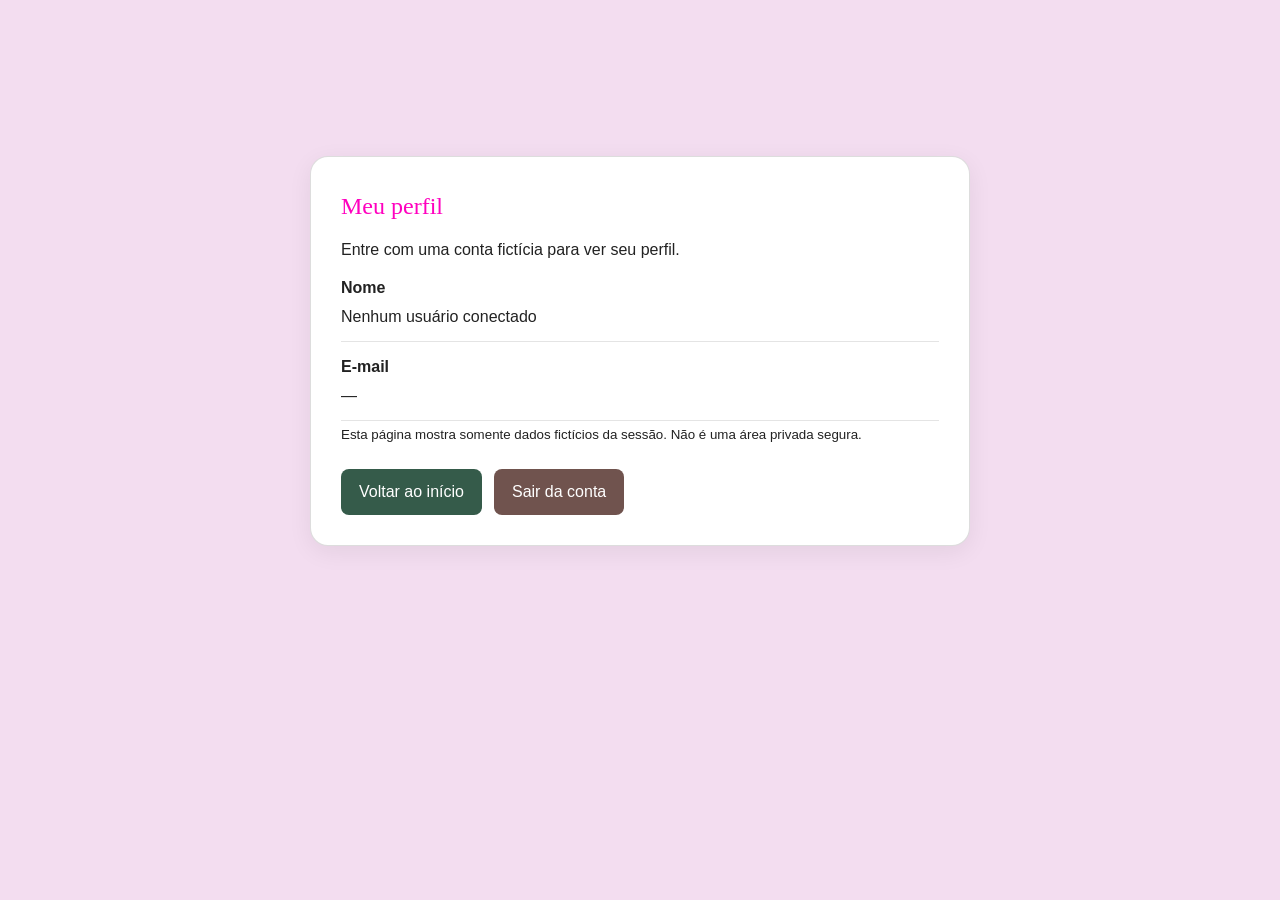
<file: perfil.html>
<!DOCTYPE html>
<html lang="pt-BR">
<head>
    <meta charset="UTF-8">
    <meta name="viewport" content="width=device-width, initial-scale=1.0">
    <title>Meu perfil — VozAtiva</title>
    <link rel="stylesheet" href="css/common.css">
    <link rel="stylesheet" href="css/index.css">
    <style>
      /* ATUALIZAÇÃO 16/11 — visual simples da área de perfil */
      .perfil-demo {max-width:660px;margin:60px auto;padding:30px;background:var(--card, #fff);
        color:var(--text, #222);border:1px solid #9995;border-radius:18px;box-shadow:0 6px 24px #0001}
      .perfil-demo h1 {margin-bottom:12px}
      .perfil-demo p {line-height:1.6}
      .perfil-dado {padding:12px 0;border-bottom:1px solid #9994;overflow-wrap:anywhere}
      .perfil-dado strong {display:block;margin-bottom:3px}
      .perfil-acoes {display:flex;gap:12px;flex-wrap:wrap;margin-top:22px}
      .perfil-acoes a,.perfil-acoes button {padding:10px 18px;border-radius:8px;cursor:pointer;
        background:#355b4a;color:white;border:0;text-decoration:none;font:inherit}
      .perfil-acoes button {background:#70534e}
    </style>
    <script src="js/common.js" defer></script>
</head>
<body data-page="perfil">
    <!-- ATUALIZAÇÃO 16/11 — ÁREA DE PERFIL APENAS DIDÁTICA -->
    <main class="wrap">
      <section class="perfil-demo" aria-labelledby="tituloPerfil">
        <h1 id="tituloPerfil">Meu perfil</h1>
        <p id="perfilAvisoDemo">Verificando a sessão de demonstração...</p>
        <div class="perfil-dado"><strong>Nome</strong><span id="perfilNomeDemo">—</span></div>
        <div class="perfil-dado"><strong>E-mail</strong><span id="perfilEmailDemo">—</span></div>
        <p><small>Esta página mostra somente dados fictícios da sessão. Não é uma área privada segura.</small></p>
        <div class="perfil-acoes">
          <a href="index.html">Voltar ao início</a>
          <button type="button" onclick="sairDaContaDemo()">Sair da conta</button>
        </div>
      </section>
    </main>
</body>
</html>
</file>
<file: css/common.css>
/* =====================================================
   VARIÁVEIS
===================================================== */

:root {
  --ink: #ff00bf;
  --paper: #f3ddf0;
  --paper-2: #F1ECE1;
  --card: #FFFFFF;

  --teal: #5c1f51;
  --teal-deep: #42043e;
  --teal-tint: #E4F0EB;

  --amber: #ff00bf;
  --amber-tint: #F8ECD8;

  --brick: #A6332B;
  --brick-tint: #F6E2DF;

  --violet: #6B4E8E;
  --violet-tint: #ECE6F3;

  --line: rgba(255, 255, 255, 0.14);

  --text-soft: rgba(22, 36, 28, 0.68);
  --text-faint: rgba(22, 36, 28, 0.48);

  --radius: 14px;

  --font-display: 'Fraunces', serif;
  --font-body: 'Work Sans', sans-serif;
  --font-mono: 'IBM Plex Mono', monospace;
}


/* =====================================================
 TEMA ESCURO
===================================================== */

[data-theme="dark"] {
  --ink: #F3EFE6;
  --paper: #12201A;
  --paper-2: #0D1712;
  --card: #182A22;

  --teal: #ac22d5;
  --teal-deep: #5f056b;
  --teal-tint: #1B3A31;

  --amber: #bc0000;
  --amber-tint: #3A2E17;

  --brick: #E58079;
  --brick-tint: #3A1E1B;

  --violet: #B7A0D6;
  --violet-tint: #2C2440;

  --line: rgba(243, 239, 230, 0.14);

  --text-soft: rgba(243, 239, 230, 0.68);
  --text-faint: rgba(243, 239, 230, 0.48);
}


/* =====================================================
 RESET
===================================================== */

* {
  box-sizing: border-box;
}

html {
  scroll-behavior: smooth;
  max-width: 100%;
  overflow-x: hidden;
}

body {
  margin: 0;

  background: var(--paper);
  color: #5f056b;

  font-family: var(--font-body);
  line-height: 1.6;

  transition:
      background 0.25s ease,
      color 0.25s ease;

  max-width: 100%;
  overflow-x: hidden;

  /*
     Não usamos mais padding-top fixo porque
     a barra de segurança e o menu ficam no fluxo
     da página em telas menores.
  */
  padding-top: 96px;
}


h1,
h2,
h3,
h4 {
  font-family: var(--font-display);
  font-weight: 500;
  margin: 0;
  color: var(--ink);
}

p {
  margin: 0;
}

a {
  color: inherit;
}

button {
  font-family: var(--font-body);
  cursor: pointer;
}


/* =====================================================
 CLASSE HIDDEN
===================================================== */

.hidden {
  display: none !important;
}


/* =====================================================
 CONTAINER
===================================================== */

.wrap {
  width: min(1180px, calc(100% - 40px));
  max-width: 1180px;

  margin: 0 auto;

  padding: 0 28px;
}


/* =====================================================
 BOTÕES GENÉRICOS
===================================================== */

.btn-primary {
  background: var(--teal);
  color: #fff;

  border: none;
  border-radius: 999px;

  padding: 13px 24px;

  font-size: 15px;
  font-weight: 600;
}


.btn-secondary {
  background: transparent;
  color: var(--ink);

  border: 1px solid var(--line);
  border-radius: 999px;

  padding: 13px 24px;

  font-size: 15px;
  font-weight: 600;
}


.chip-btn {
  border: 1px solid var(--line);

  background: transparent;

  border-radius: 999px;

  padding: 5px 11px;

  font-size: 12px;

  color: var(--text-soft);
}


/* =====================================================
 SAFETY BAR
===================================================== */

.safety-bar {
  /*
     Em telas grandes continua fixa no topo.
  */
  position: fixed;

  top: 0;
  left: 0;
  right: 0;

  z-index: 1000;

  background: var(--teal-deep);

  color: #F3EFE6;

  border-bottom: 1px solid rgba(0, 0, 0, 0.15);
}


.safety-inner {
  width: min(1180px, calc(100% - 40px));

  max-width: 1180px;

  margin: 0 auto;

  padding: 9px 28px;

  display: flex;

  align-items: center;

  justify-content: space-between;

  gap: 12px;

  flex-wrap: wrap;
}


.safety-msg {
  font-size: 13px;

  color: rgba(243, 239, 230, 0.8);
}


.safety-actions {
  display: flex;

  gap: 10px;

  flex-shrink: 0;
}


/* =====================================================
 BOTÕES DA SAFETY BAR
===================================================== */

.btn-exit,
.btn-emergency {
  border: none;

  border-radius: 999px;

  padding: 8px 16px;

  font-size: 13px;

  font-weight: 600;

  display: inline-flex;

  align-items: center;

  justify-content: center;

  gap: 6px;
}


.btn-exit {
  background: rgba(255, 255, 255, 0.14);

  color: #F3EFE6;
}


.btn-exit:hover {
  background: rgba(255, 255, 255, 0.24);
}


.btn-emergency {
  background: var(--brick);

  color: #fff;
}


.btn-emergency:hover {
  background: #8f2a23;
}


/* =====================================================
 NAVEGAÇÃO PRINCIPAL
===================================================== */

.mainnav {
  position: fixed;

  top: 38px;

  left: 0;
  right: 0;

  z-index: 999;

  background: var(--paper);

  border-bottom: 1px solid var(--line);
}


.nav-inner {
  width: min(1180px, calc(100% - 40px));

  max-width: 1180px;

  margin: 0 auto;

  padding: 12px 28px;

  display: flex;

  align-items: center;

  justify-content: space-between;

  gap: 16px;

  min-width: 0;
}


/* =====================================================
 LOGO
===================================================== */

.brand {
  display: flex;

  align-items: center;

  gap: 9px;

  font-family: var(--font-display);

  font-size: 19px;

  font-weight: 600;

  flex-shrink: 0;
}


.brand-mark {
  width: 26px;
  height: 26px;

  border-radius: 50%;

  background: var(--teal);

  flex-shrink: 0;
}


/* =====================================================
 LINKS DO MENU
===================================================== */

.nav-links {
  display: flex;

  align-items: center;

  justify-content: flex-end;

  gap: 4px;

  flex-wrap: wrap;

  min-width: 0;
}


.nav-links button,
.nav-links a {
  white-space: nowrap;
}


.nav-links button {
  background: none;

  border: none;

  font-size: 14px;

  color: var(--text-soft);

  padding: 8px 11px;

  border-radius: 8px;
}


.nav-links button:hover {
  background: var(--teal-tint);

  color: var(--teal);
}


.nav-links button.active {
  color: var(--teal);

  font-weight: 600;
}


/* =====================================================
 LADO DIREITO
===================================================== */

.nav-right {
  display: flex;

  align-items: center;

  gap: 8px;

  flex-shrink: 0;
}


.icon-btn {
  width: 36px;
  height: 36px;

  border-radius: 50%;

  border: 1px solid var(--line);

  background: var(--card);

  display: flex;

  align-items: center;

  justify-content: center;

  font-size: 16px;
}


.login-btn {
  border: 1px solid var(--line);

  background: var(--card);

  border-radius: 999px;

  padding: 8px 16px;

  font-size: 13px;

  font-weight: 600;
}


/* =====================================================
 DROPDOWN "MAIS"
===================================================== */

.dropdown {
  position: relative;
}


.dropdown-menu {
  position: absolute;

  top: calc(100% + 8px);

  left: 0;

  background: var(--card);

  border: 1px solid var(--line);

  border-radius: 12px;

  padding: 6px;

  min-width: 200px;

  box-shadow: 0 12px 28px rgba(0, 0, 0, 0.12);

  z-index: 10000;
}


.dropdown-menu button {
  display: block;

  width: 100%;

  text-align: left;
}


/* =====================================================
 GRID
===================================================== */

.grid {
  display: grid;

  gap: 18px;
}


.grid-4 {
  grid-template-columns: repeat(4, 1fr);
}


.grid-3 {
  grid-template-columns: repeat(3, 1fr);
}


.grid-2 {
  grid-template-columns: repeat(2, 1fr);
}


/* =====================================================
 CARDS
===================================================== */

.card {
  background: var(--card);

  border: 1px solid var(--line);

  border-radius: var(--radius);

  padding: 22px;
}


/* =====================================================
 CABEÇALHO DAS PÁGINAS
===================================================== */

.page-header {
  padding: 44px 0 8px;
}


.page-header h2 {
  font-size: 32px;

  margin: 8px 0 10px;
}


.page-header p {
  color: var(--text-soft);

  max-width: 62ch;

  font-size: 15px;
}


.page-grid {
  margin-top: 24px;
}


.page-top {
  margin-top: 12px;
}


.section-top {
  margin-top: 32px;
}


/* =====================================================
 HOTLINES
===================================================== */

.hotline-row {
  display: flex;

  gap: 14px;

  flex-wrap: wrap;

  margin-top: 18px;
}


.hotline {
  background: var(--card);

  border: 1px solid var(--line);

  border-radius: 12px;

  padding: 16px 20px;

  min-width: 150px;
}


.hotline .num {
  font-family: var(--font-mono);

  font-size: 22px;

  font-weight: 600;

  color: var(--teal);
}


.hotline .lbl {
  font-size: 12.5px;

  color: var(--text-soft);

  margin-top: 4px;
}


/* =====================================================
 FORMULÁRIOS
===================================================== */

.form-row {
  margin-bottom: 16px;
}


.form-row label {
  display: block;

  font-size: 13px;

  font-weight: 600;

  margin-bottom: 6px;
}


.form-row input,
.form-row select,
.form-row textarea {
  width: 100%;

  border: 1px solid var(--line);

  border-radius: 9px;

  padding: 11px 13px;

  background: var(--paper);

  color: var(--ink);

  font-family: var(--font-body);

  font-size: 14px;
}


.form-row textarea {
  resize: vertical;

  min-height: 100px;
}


.checkbox-label {
  display: flex;

  align-items: center;

  gap: 8px;

  font-weight: 400 !important;
}


/* =====================================================
 FOOTER
===================================================== */

footer {
  border-top: 1px solid var(--line);

  padding: 40px 0;

  margin-top: 20px;
}


.foot-grid {
  display: flex;

  justify-content: space-between;

  flex-wrap: wrap;

  gap: 24px;

  font-size: 13px;

  color: var(--text-soft);
}


.social-links {
  display: flex;

  gap: 14px;
}


/* =====================================================
 MODAIS
===================================================== */

.modal-overlay {
  position: fixed;

  inset: 0;

  background: rgba(0, 0, 0, 0.5);

  z-index: 2000;

  display: flex;

  align-items: center;

  justify-content: center;

  padding: 20px;
}


.modal-box {
  background: var(--card);

  border-radius: 16px;

  padding: 28px;

  max-width: 420px;

  width: 100%;
}


.modal-box h3 {
  font-size: 20px;

  margin-bottom: 10px;
}


.modal-box p {
  font-size: 13.5px;

  color: var(--text-soft);

  margin-bottom: 16px;
}


.modal-close {
  border: none;

  background: var(--teal);

  color: #fff;

  border-radius: 999px;

  padding: 10px 20px;

  font-weight: 600;

  font-size: 13.5px;
}


.modal-hotlines {
  margin-top: 0;
}


/* =====================================================
 BOTÃO HAMBÚRGUER
===================================================== */

.menu-hamburguer {
  display: none;

  background: transparent;

  border: none;

  color: var(--ink);

  font-size: 28px;

  line-height: 1;

  cursor: pointer;

  padding: 8px;

  width: 44px;

  height: 44px;

  align-items: center;

  justify-content: center;

  flex-shrink: 0;
}


/* =====================================================
 RESPONSIVIDADE - TABLET
===================================================== */

@media (max-width: 1100px) {

  .nav-inner {
      gap: 10px;
  }

  .nav-links {
      gap: 2px;
  }

  .nav-links button {
      font-size: 13px;

      padding: 7px 8px;
  }

  .login-btn {
      padding: 8px 12px;
  }
}


/* =====================================================
 RESPONSIVIDADE - ATÉ 900PX
===================================================== */

@media (max-width: 900px) {

  /*
     A barra deixa de ser fixed.
     Isso impede que ela fique sobre a navegação.
  */

  .safety-bar {
      position: relative;

      width: 100%;
  }


  /*
     O menu também deixa de usar top:38px.
     Ele fica logo depois da safety bar.
  */

  .mainnav {
      position: sticky;

      top: 0;

      left: auto;
      right: auto;

      z-index: 999;
  }


  /*
     Retira o espaço antigo que existia
     por causa das barras fixed.
  */

  body {
      padding-top: 0;
  }


  /*
     Safety bar
  */

  .safety-inner {
      width: 100%;

      max-width: none;

      padding: 10px 18px;

      gap: 10px;
  }


  /*
     Navegação
  */

  .nav-inner {
      width: 100%;

      max-width: none;

      padding: 10px 18px;

      gap: 8px;
  }


  /*
     Logo fica à esquerda
  */

  .brand {
      margin-right: auto;
  }


  /*
     Mostra o hambúrguer
  */

  .menu-hamburguer {
      display: flex;
  }


  /*
     Links ficam escondidos
     até clicar no hambúrguer.
  */

  .mainnav .nav-links {
      display: none;

      position: absolute;

      top: 100%;

      left: 0;
      right: 0;

      width: 100%;

      flex-direction: column;

      align-items: stretch;

      gap: 4px;

      padding: 10px;

      background: var(--paper);

      border-top: 1px solid var(--line);

      box-shadow:
          0 8px 20px rgba(0, 0, 0, 0.15);

      z-index: 9999;

      max-height: calc(100vh - 80px);

      overflow-y: auto;
  }


  /*
     Menu aberto
  */

  .mainnav .nav-links.menu-aberto {
      display: flex;
  }


  /*
     Botões do menu
  */

  .mainnav .nav-links > button {
      width: 100%;

      text-align: left;

      padding: 13px 16px;

      border-radius: 8px;

      font-size: 14px;
  }


  /*
     Dropdown MAIS
  */

  .mainnav .nav-links .dropdown {
      width: 100%;
  }


  .mainnav .nav-links .mais-btn {
      width: 100%;

      text-align: left;

      padding: 13px 16px;

      border-radius: 8px;

      font-size: 14px;
  }


  /*
     Dropdown interno
  */

  .mainnav .nav-links .dropdown-menu {
      position: static;

      width: 100%;

      margin-top: 3px;

      padding: 5px;

      box-shadow: none;

      border-radius: 8px;
  }


  .mainnav .nav-links .dropdown-menu button {
      width: 100%;

      text-align: left;

      padding: 11px 24px;
  }


  /*
     Lado direito
  */

  .nav-right {
      display: flex;

      align-items: center;

      gap: 6px;

      flex-shrink: 0;
  }


  .icon-btn {
      width: 40px;

      height: 40px;
  }


  .login-btn {
      padding: 8px 12px;
  }


  /*
     Conteúdo
  */

  .hero-grid {
      grid-template-columns: 1fr;
  }


  .grid-4 {
      grid-template-columns: repeat(2, 1fr);
  }


  .grid-3 {
      grid-template-columns: repeat(2, 1fr);
  }
}


/* =====================================================
 CELULAR - ATÉ 600PX
===================================================== */

@media (max-width: 600px) {

  /*
     Barra de segurança
  */

  .safety-inner {
      padding: 12px 14px;

      flex-direction: column;

      align-items: stretch;

      gap: 10px;
  }


  .safety-msg {
      font-size: 12px;

      line-height: 1.4;
  }


  .safety-actions {
      width: 100%;

      display: flex;

      gap: 8px;
  }


  .btn-exit,
  .btn-emergency {
      flex: 1;

      padding: 10px 8px;

      font-size: 12px;

      justify-content: center;
  }


  /*
     Navegação
  */

  .nav-inner {
      padding: 8px 12px;

      gap: 6px;
  }


  .brand {
      font-size: 18px;
  }


  .brand-mark {
      width: 24px;

      height: 24px;
  }


  .menu-hamburguer {
      width: 42px;

      height: 42px;

      font-size: 26px;
  }


  .icon-btn {
      width: 38px;

      height: 38px;
  }


  .login-btn {
      padding: 7px 10px;

      font-size: 12px;
  }


  /*
     Conteúdo
  */

  .wrap {
      width: calc(100% - 24px);

      padding: 0 12px;
  }


  .grid-4,
  .grid-3,
  .grid-2 {
      grid-template-columns: 1fr;
  }


  .hero h1 {
      font-size: clamp(30px, 9vw, 44px);
  }


  .hero p.lede {
      font-size: clamp(15px, 4vw, 17px);
  }


  img {
      max-width: 100%;

      height: auto;
  }


  .comment-form {
      flex-direction: column;
  }


  .comment-form button {
      width: 100%;
  }


  .map-search {
      flex-direction: column;
  }


  .map-search button {
      padding: 11px 20px;
  }


  .alert-box {
      flex-direction: column;
  }
}


/* =====================================================
 CELULAR MUITO PEQUENO - ATÉ 400PX
===================================================== */

@media (max-width: 400px) {

  .safety-inner {
      padding: 10px 10px;
  }


  .safety-actions {
      flex-direction: column;
  }


  .btn-exit,
  .btn-emergency {
      width: 100%;
  }


  .nav-inner {
      padding-left: 8px;

      padding-right: 8px;
  }


  .brand {
      font-size: 17px;
  }


  .login-btn {
      padding: 7px 9px;

      font-size: 11px;
  }


  .icon-btn {
      width: 36px;

      height: 36px;
  }


  .menu-hamburguer {
      width: 38px;

      height: 38px;

      font-size: 24px;
  }
}

/* =========================================================
   MENU RESPONSIVO - VOZATIVA
   ========================================================= */

/* Botão do menu mobile */
.menu-toggle {
  display: none;
  border: 0;
  background: transparent;
  color: inherit;
  font-size: 28px;
  line-height: 1;
  padding: 8px;
  cursor: pointer;
  align-items: center;
  justify-content: center;
}

/* Mantém o menu funcionando normalmente no computador */
.nav-links {
  display: flex;
  align-items: center;
}

/* =========================================================
 TABLET / CELULAR
 ========================================================= */

@media (max-width: 900px) {

  /* Barra de segurança não fica por cima do conteúdo */
  .safety-bar {
      position: relative !important;
      z-index: 1000;
  }

  .safety-inner {
      flex-wrap: wrap;
      gap: 10px;
  }

  .safety-actions {
      flex-wrap: wrap;
  }

  /* Navegação fica fixa no topo */
  .mainnav {
      position: sticky !important;
      top: 0;
      z-index: 999;
  }

  .nav-inner {
      position: relative;
  }

  /* Mostra botão hambúrguer */
  .menu-toggle {
      display: flex;
      order: 2;
  }

  /* Mantém marca à esquerda */
  .brand {
      order: 1;
  }

  /* Botões de tema/login */
  .nav-right {
      order: 3;
      display: flex;
      align-items: center;
      gap: 6px;
  }

  /*
     O menu começa escondido no celular.
     Ele será aberto pelo JavaScript.
  */
  .nav-links {
      display: none !important;

      position: absolute;
      top: calc(100% + 8px);
      left: 0;
      right: 0;

      flex-direction: column;
      align-items: stretch;

      padding: 12px;

      background: var(--card, #ffffff);
      border: 1px solid rgba(0, 0, 0, 0.12);
      border-radius: 14px;

      box-shadow: 0 10px 30px rgba(0, 0, 0, 0.12);

      max-height: calc(100vh - 100px);
      overflow-y: auto;

      z-index: 2000;
  }

  /* Menu aberto */
  .nav-links.menu-aberto {
      display: flex !important;
  }

  .nav-links > button,
  .nav-links .dropdown > button {
      width: 100%;
      text-align: left;
      padding: 13px 14px;
      border-radius: 8px;
  }

  /* Dropdown do "Mais" */
  .dropdown {
      width: 100%;
  }

  .dropdown-menu {
      position: static !important;
      width: 100%;
      margin-top: 5px;
      box-shadow: none !important;
  }

  .dropdown-menu button {
      width: 100%;
      text-align: left;
  }

  /* Segurança */
  .safety-msg {
      line-height: 1.4;
  }

  /* Ajustes gerais */
  .wrap {
      width: 100%;
      max-width: 100%;
      padding-left: 16px;
      padding-right: 16px;
  }
}

/* =========================================================
 CELULARES
 ========================================================= */

@media (max-width: 600px) {

  .safety-inner {
      flex-direction: column;
      align-items: stretch;
  }

  .safety-actions {
      display: flex;
      width: 100%;
      flex-direction: column;
  }

  .safety-actions button {
      width: 100%;
  }

  .nav-inner {
      min-height: 60px;
  }

  .brand {
      font-size: 18px;
  }

  .nav-right .login-btn {
      padding: 8px 10px;
  }

  .nav-right .icon-btn {
      padding: 8px;
  }

  .menu-toggle {
      font-size: 26px;
  }

  .page-header h2 {
      font-size: 28px;
      line-height: 1.15;
  }

  .page-header p {
      font-size: 15px;
  }

  /* Mapa */
  #map {
      height: 350px !important;
  }

  .map-search {
      display: flex;
      flex-wrap: wrap;
      gap: 8px;
  }

  .map-search input {
      width: 100%;
      flex: 1 1 100%;
  }

  .map-search button {
      flex: 1;
  }

  .map-filters {
      display: flex;
      flex-wrap: wrap;
      gap: 8px;
  }

  .map-filter {
      flex: 1;
      min-width: 100px;
  }

  /* Denúncias */
  .hotline-row {
      grid-template-columns: 1fr !important;
  }

  .form-box {
      width: 100%;
  }

  textarea {
      min-height: 150px;
  }

  /* Assistente */
  .chat-section {
      width: 100%;
  }

  .chat-mock {
      width: 100%;
  }

  /* Notícias */
  .grid-3 {
      grid-template-columns: 1fr !important;
  }

  /* Modais */
  .modal-box {
      width: calc(100% - 30px);
      max-height: 90vh;
      overflow-y: auto;
  }

  footer {
      margin-top: 30px;
  }

  .foot-grid {
      grid-template-columns: 1fr !important;
      gap: 20px;
  }
}

/* =====================================
   MENU HAMBÚRGUER
===================================== */

.menu-toggle {
  display: none;
  background: transparent;
  border: none;
  color: var(--ink);
  font-size: 25px;
  cursor: pointer;
  padding: 5px 8px;
}

@media (max-width: 900px) {

  .nav-inner {
      position: relative;
      flex-wrap: wrap;
  }

  .nav-right {
      margin-left: auto;
      display: flex;
      align-items: center;
      gap: 10px;
  }

  .menu-toggle {
      display: block;
  }

  .nav-links {
      display: none;
      position: absolute;
      top: 100%;
      left: 0;
      right: 0;
      width: 100%;
      background: var(--card);
      border: 1px solid var(--line);
      border-radius: 0 0 14px 14px;
      padding: 15px;
      flex-direction: column;
      align-items: stretch;
      gap: 5px;
      z-index: 1000;
      box-shadow: 0 10px 20px rgba(0,0,0,.08);
  }

  .nav-links.menu-aberto {
      display: flex;
  }

  .nav-links > button,
  .nav-links .mais-btn {
      width: 100%;
      text-align: left;
      padding: 12px;
  }

  .nav-links .dropdown {
      width: 100%;
  }

  .nav-links .dropdown-menu {
      position: static;
      width: 100%;
      box-shadow: none;
      margin-top: 5px;
  }

}
</file>
<file: css/index.css>
/* ============ HERO ============ */
.hero{padding:64px 0 56px;}
.hero-grid{display:grid;grid-template-columns:1.2fr 0.8fr;gap:48px;align-items:center;}
.hero h1{font-size:44px;line-height:1.12;margin:14px 0 18px;}
.hero p.lede{font-size:17px;color:var(--text-soft);max-width:46ch;margin-bottom:26px;}
.hero-ctas{display:flex;gap:12px;flex-wrap:wrap;}

.alone-card{background:var(--teal-deep);color:#F3EFE6;border-radius:20px;padding:30px;}
.alone-card .eyebrow{color:var(--amber);}
.alone-card h3{font-size:24px;color:#F3EFE6;margin:10px 0 12px;}
.alone-card p{color:rgba(243,239,230,0.8);font-size:14.5px;}
.hero-support{margin-top:18px;}

/* ============ ACESSO RÁPIDO ============ */
.section{padding:56px 0;border-top:1px solid var(--line);}
.section-head{
  display:flex;
  align-items:baseline;
  justify-content:space-between;
  margin-bottom:28px;
  flex-wrap:wrap;
  gap:8px;
}
.section-head h2{font-size:28px;}

.qcard{cursor:pointer;transition:transform .15s ease,border-color .15s ease;}
.qcard:hover{transform:translateY(-2px);border-color:var(--teal);}
.qcard .ico{font-size:22px;}
.qcard h4{font-size:16px;margin:12px 0 6px;}
.qcard p{font-size:13.5px;color:var(--text-soft);}

/* ============ FAQ ============ */
.faq-item{border-bottom:1px solid var(--line);padding:16px 0;}
.faq-q{display:flex;justify-content:space-between;align-items:center;cursor:pointer;font-weight:600;font-size:15px;}
.faq-a{max-height:0;overflow:hidden;transition:max-height 0.25s ease;font-size:14px;color:var(--text-soft);}
.faq-a-inner{padding-top:10px;}
.faq-item.open .faq-a{max-height:200px;}
.faq-item.open .chev{transform:rotate(180deg);}
.chev{transition:transform 0.2s ease;}

/* ============ HISTÓRIAS ============ */
.story-card{padding:22px;}
.story-quote{font-family:var(--font-display);font-style:italic;font-size:16px;line-height:1.5;margin-bottom:14px;}
.story-who{font-size:12.5px;color:var(--text-faint);}

/* ============ ESTATÍSTICAS ============ */
.stat-card{padding:22px;text-align:left;}
.stat-num{font-family:var(--font-mono);font-size:30px;font-weight:600;color:rgb(255, 0, 0);}
.stat-lbl{font-size:13px;color:var(--text-soft);margin-top:6px;}
.stat-note{font-size:11.5px;color:var(--text-faint);margin-top:24px;}

/* ============ CAMPANHAS ============ */
.campaign-card{padding:0;overflow:hidden;}
.campaign-band{height:8px;background:var(--amber);}
.campaign-body{padding:20px;}

/* ============ MATERIAIS ============ */
.card-action{margin-top:14px;}

/* ============ EDUCAÇÃO ============ */
.edu-card{display:flex;gap:14px;align-items:flex-start;}
.edu-tag{
  font-family:var(--font-mono);
  font-size:10.5px;
  background:var(--violet-tint);
  color:var(--violet);
  padding:3px 8px;
  border-radius:6px;
  text-transform:uppercase;
}
utton {
  font-family: var(--font-body);
  cursor: pointer;
}
</file>
<file: css/acessibilidade.css>
/* =========================================================
   ACESSIBILIDADE - VOZATIVA
   ========================================================= */

.accessibility-button {
    position: fixed;
    right: 20px;
    bottom: 20px;
    z-index: 5000;

    width: 52px;
    height: 52px;

    border: none;
    border-radius: 5px;

    background: var(--teal);
    color: #fff;

    font-size: 25px;
    cursor: pointer;

    display: flex;
    align-items: center;
    justify-content: center;

    box-shadow: 0 6px 18px rgba(0, 0, 0, 0.20);

    transition: transform .2s ease, background .2s ease;
}

.accessibility-button:hover {
    transform: scale(1.08);
    background: var(--teal-deep);
}

.accessibility-button:focus-visible {
    outline: 3px solid var(--amber);
    outline-offset: 3px;
}


/* =========================================================
   PAINEL
   ========================================================= */

.accessibility-panel {
    position: fixed;

    right: 20px;
    bottom: 84px;

    z-index: 4999;

    width: 320px;
    max-width: calc(100vw - 30px);

    max-height: calc(100vh - 110px);

    overflow-y: auto;
    overflow-x: hidden;

    background: var(--card);
    color: var(--ink);

    border: 1px solid var(--line);
    border-radius: 16px;

    padding: 20px;

    box-shadow: 0 14px 35px rgba(0, 0, 0, 0.20);

    display: none;
}


/* Quando aberto */

.accessibility-panel.open {
    display: block;
}


/* Barra de rolagem */

.accessibility-panel::-webkit-scrollbar {
    width: 8px;
}

.accessibility-panel::-webkit-scrollbar-track {
    background: var(--paper);
    border-radius: 10px;
}

.accessibility-panel::-webkit-scrollbar-thumb {
    background: var(--teal);
    border-radius: 10px;
}

.accessibility-panel::-webkit-scrollbar-thumb:hover {
    background: var(--teal-deep);
}


/* =========================================================
   CABEÇALHO
   ========================================================= */

.accessibility-header {
    display: flex;
    align-items: center;
    justify-content: space-between;

    gap: 10px;

    margin-bottom: 16px;
}

.accessibility-header h3 {
    margin: 0;

    font-family: var(--font-display);
    font-size: 20px;

    color: var(--ink);
}

.accessibility-close {
    width: 32px;
    height: 32px;

    border: none;
    border-radius: 50%;

    background: var(--paper-2);
    color: var(--ink);

    cursor: pointer;

    font-size: 18px;

    display: flex;
    align-items: center;
    justify-content: center;

    flex-shrink: 0;
}

.accessibility-close:hover {
    background: var(--teal-tint);
    color: var(--teal);
}


/* =========================================================
   DESCRIÇÃO
   ========================================================= */

.accessibility-description {
    font-size: 13px;
    line-height: 1.5;

    color: var(--text-soft);

    margin-bottom: 16px;
}


/* =========================================================
   SEÇÕES
   ========================================================= */

.accessibility-section {
    padding-top: 14px;
    margin-top: 14px;

    border-top: 1px solid var(--line);
}

.accessibility-section-title {
    display: block;

    margin-bottom: 8px;

    font-family: var(--font-mono);
    font-size: 11px;

    text-transform: uppercase;
    letter-spacing: .06em;

    color: var(--teal);

    font-weight: 600;
}


/* =========================================================
   BOTÕES
   ========================================================= */

.accessibility-options {
    display: grid;
    gap: 9px;
}

.accessibility-option {
    width: 100%;
    min-height: 44px;

    border: 1px solid var(--line);
    border-radius: 10px;

    background: var(--paper);
    color: var(--ink);

    padding: 10px 12px;

    font-family: var(--font-body);
    font-size: 13px;
    font-weight: 600;

    cursor: pointer;

    display: flex;
    align-items: center;
    gap: 10px;

    text-align: left;

    transition:
        background .2s ease,
        border-color .2s ease,
        transform .15s ease;
}

.accessibility-option:hover {
    background: var(--teal-tint);
    border-color: var(--teal);
    transform: translateY(-1px);
}

.accessibility-option:focus-visible {
    outline: 3px solid var(--amber);
    outline-offset: 2px;
}

.accessibility-option.active {
    background: var(--teal);
    color: #fff;
    border-color: var(--teal);
}

.accessibility-option .accessibility-icon {
    width: 25px;

    font-size: 18px;

    flex-shrink: 0;

    text-align: center;
}


/* =========================================================
   TAMANHO DA FONTE
   ========================================================= */

.accessibility-font-controls {
    display: grid;

    grid-template-columns: 1fr 1fr 1fr;

    gap: 7px;
}

.accessibility-font-controls button {
    min-height: 42px;

    border: 1px solid var(--line);
    border-radius: 9px;

    background: var(--paper);
    color: var(--ink);

    cursor: pointer;

    font-family: var(--font-body);
    font-size: 16px;
    font-weight: 600;
}

.accessibility-font-controls button:hover {
    background: var(--teal-tint);
    border-color: var(--teal);
}

.accessibility-font-controls button:focus-visible {
    outline: 3px solid var(--amber);
}


/* =========================================================
   TAMANHO DOS TEXTOS DO SITE
   ========================================================= */

/*
   Em vez de depender apenas do font-size do HTML,
   usamos uma variável global.
*/

html {
    --accessibility-scale: 1;
}


/* Textos */

body {
    font-size: calc(16px * var(--accessibility-scale));
}


/* Títulos */

h1 {
    font-size: calc(2em * var(--accessibility-scale));
}

h2 {
    font-size: calc(1.75em * var(--accessibility-scale));
}

h3 {
    font-size: calc(1.5em * var(--accessibility-scale));
}

h4 {
    font-size: calc(1.1em * var(--accessibility-scale));
}


/*
   Elementos de texto do site
*/

p,
li,
label,
input,
textarea,
select,
button,
a {
    font-size: calc(1em * var(--accessibility-scale));
}


/*
   Alguns elementos do VozAtiva possuem tamanhos
   próprios no common.css.
   Estes recebem o aumento também.
*/

.hero p.lede {
    font-size: calc(17px * var(--accessibility-scale));
}

.news-body p,
.qcard p,
.page-header p,
.stat-lbl,
.footer,
.foot-grid {
    font-size: calc(13.5px * var(--accessibility-scale));
}


/* =========================================================
   ESPAÇAMENTO
   ========================================================= */

html.accessibility-spacing p,
html.accessibility-spacing li,
html.accessibility-spacing label,
html.accessibility-spacing button,
html.accessibility-spacing input,
html.accessibility-spacing textarea,
html.accessibility-spacing select {
    letter-spacing: .04em;
    word-spacing: .10em;
    line-height: 1.9;
}


/* =========================================================
   CONTRASTE
   ========================================================= */

html.accessibility-contrast body {
    filter: contrast(1.15);
}


/* =========================================================
   REDUZIR ANIMAÇÕES
   ========================================================= */

html.accessibility-no-motion *,
html.accessibility-no-motion *::before,
html.accessibility-no-motion *::after {
    animation-duration: 0.01ms !important;
    animation-iteration-count: 1 !important;

    transition-duration: 0.01ms !important;

    scroll-behavior: auto !important;
}


/* =========================================================
   LEITURA
   ========================================================= */

.accessibility-reading {
    position: fixed;

    left: 50%;
    bottom: 20px;

    transform: translateX(-50%);

    z-index: 6000;

    background: var(--teal-deep);
    color: #F3EFE6;

    border-radius: 999px;

    padding: 9px 18px;

    font-size: 13px;
    font-weight: 600;

    box-shadow: 0 6px 18px rgba(0, 0, 0, .2);

    display: none;
}

.accessibility-reading.show {
    display: block;
}


/* Texto que está sendo lido */

.accessibility-reading-highlight {
    outline: 2px solid var(--amber) !important;
    outline-offset: 3px !important;
}


/* =========================================================
   FOCO PELO TECLADO
   ========================================================= */

body.accessibility-keyboard *:focus-visible {
    outline: 3px solid var(--amber);
    outline-offset: 3px;
}


/* =========================================================
   RESPONSIVIDADE
   ========================================================= */

@media (max-width: 520px) {

    .accessibility-button {
        right: 14px;
        bottom: 14px;

        width: 48px;
        height: 48px;

        font-size: 22px;
    }

    .accessibility-panel {
        right: 14px;
        bottom: 72px;

        width: calc(100vw - 28px);

        max-height: calc(100vh - 90px);

        overflow-y: auto;
    }

    .accessibility-reading {
        max-width: 80vw;
        text-align: center;
    }
}
</file>
<file: css/assistente.css>
/* ============ CHAT ============ */
.chat-section{
  margin-top:12px;
  display:flex;
  justify-content:center;   /* centraliza o chat na página */
}

.chat-mock{
  background:var(--card);
  border:1px solid var(--line);
  border-radius:var(--radius);
  width:100%;
  max-width:480px;
  margin:0 auto;
  display:flex;
  flex-direction:column;
  height:560px;              /* altura fixa: a página não cresce mais */
  overflow:hidden;
}

.chat-head{
  background:var(--teal);
  color:#fff;
  padding:14px 18px;
  font-weight:600;
  font-size:14px;
  flex-shrink:0;
}

.chat-body{
  padding:16px;
  display:flex;
  flex-direction:column;
  gap:10px;
  flex:1;                    /* ocupa o espaço restante dentro da altura fixa */
  overflow-y:auto;           /* só aqui rola, não a página inteira */
  scroll-behavior:smooth;
}

/* barra de rolagem discreta (opcional) */
.chat-body::-webkit-scrollbar{ width:6px; }
.chat-body::-webkit-scrollbar-thumb{ background:var(--line); border-radius:3px; }

.bubble{
  max-width:78%;
  padding:9px 13px;
  border-radius:14px;
  font-size:13.5px;
  animation:bubbleIn .25s ease;
}

@keyframes bubbleIn{
  from{ opacity:0; transform:translateY(8px); }
  to{ opacity:1; transform:translateY(0); }
}

.bubble.bot{
  background:var(--paper-2);
  align-self:flex-start;
  border-bottom-left-radius:4px;
}
.bubble.user{
  background:var(--teal-tint);
  color:var(--teal-deep);
  align-self:flex-end;
  border-bottom-right-radius:4px;
}

/* botões de resposta rápida */
.quick-replies{
  display:flex;
  flex-wrap:wrap;
  gap:6px;
  padding-top:2px;
}

.quick-reply-btn{
  border:1px solid var(--line);
  background:var(--paper-2);
  color:var(--ink);
  border-radius:999px;
  padding:6px 12px;
  font-size:12.5px;
  cursor:pointer;
  transition:background .15s ease, border-color .15s ease;
}
.quick-reply-btn:hover{
  background:var(--teal-tint);
  border-color:var(--teal);
}

.quick-reply-emergencia{
  background:#fdecec;
  border-color:#e57373;
  color:#c62828;
  font-weight:600;
}
.quick-reply-emergencia:hover{
  background:#fbd6d6;
}

/* botões de ação dentro das respostas do bot (ex: "Abrir mapa") */
.chat-action-btn{
  display:inline-block;
  margin:6px 6px 0 0;
  border:none;
  background:var(--teal);
  color:#fff;
  border-radius:8px;
  padding:6px 12px;
  font-size:12.5px;
  font-weight:600;
  cursor:pointer;
}
.chat-action-btn:hover{
  filter:brightness(0.95);
}

.chat-input{
  display:flex;
  border-top:1px solid var(--line);
  flex-shrink:0;
}

.chat-input input{
  flex:1;
  border:none;
  padding:12px 16px;
  font-size:13.5px;
  background:transparent;
  color:var(--ink);
}

.chat-input button{
  border:none;
  background:transparent;
  color:var(--teal);
  font-weight:600;
  padding:0 16px;
}
</file>
<file: css/denuncias.css>
/* ============ ALERTA ============ */
.alert-box{
  background:var(--brick-tint);
  border:1px solid rgba(166, 51, 43, 0.3);
  border-radius:var(--radius);
  padding:22px;
  display:flex;
  gap:16px;
  align-items:flex-start;
}
.alert-box .ico{font-size:26px;}
.alert-box h4{color:var(--brick);font-size:17px;margin-bottom:6px;}

/* ============ FORMULÁRIO DE RELATO ============ */
.form-box{
  background:var(--card);
  border:1px solid var(--line);
  border-radius:var(--radius);
  padding:26px;
}
.form-hint{font-size:12px;color:var(--text-faint);margin-top:4px;}
.form-title{margin-bottom:18px;}
</file>
<file: entrar.css>
* {
    box-sizing: border-box;
}

body[data-page="entrar"] {
    margin: 0;
    min-height: 100vh;
    font-family: "Work Sans", Arial, sans-serif;
    background: var(--paper, #f4f7f5);
    color: var(--ink, #243b38);
}

.login-page {
    min-height: 100vh;
    display: flex;
    align-items: center;
    justify-content: center;
    padding: 30px 16px;
}

.login-card {
    width: 100%;
    max-width: 440px;
    padding: 35px;
    background: var(--card, #ffffff);
    border: 1px solid var(--teal-tint, #dcebe7);
    border-radius: 22px;
    box-shadow: 0 12px 40px rgba(30, 70, 60, 0.09);
}

.voltar {
    display: inline-block;
    margin-bottom: 26px;
    color: var(--teal-deep, #17665c);
    text-decoration: none;
    font-size: 14px;
}

.voltar:hover {
    text-decoration: underline;
}

.login-logo {
    display: flex;
    align-items: center;
    justify-content: center;
    gap: 10px;
    margin-bottom: 5px;
}

.logo-icon {
    color: var(--teal, #278d7b);
    font-size: 36px;
}

.login-logo h1 {
    margin: 0;
    color: var(--teal-deep, #17665c);
    font-size: 30px;
}

.subtitulo {
    margin: 0 0 30px;
    text-align: center;
    color: var(--ink, #52635f);
    font-size: 13px;
    line-height: 1.6;
}

.login-titulo {
    margin-bottom: 25px;
}

.login-titulo h2 {
    margin: 0 0 8px;
    font-size: 24px;
}

.login-titulo p {
    margin: 0;
    color: #71817c;
    font-size: 14px;
}

.campo {
    margin-bottom: 19px;
}

.campo label {
    display: block;
    margin-bottom: 8px;
    font-size: 14px;
    font-weight: 600;
}

.campo input {
    width: 100%;
    min-height: 47px;
    padding: 12px 14px;
    border: 1px solid #d6e0dc;
    border-radius: 10px;
    background: var(--card, #ffffff);
    color: var(--ink, #243b38);
    font: inherit;
    outline: none;
}

.campo input:focus {
    border-color: var(--teal, #278d7b);
    box-shadow: 0 0 0 3px rgba(39, 141, 123, 0.12);
}

.senha-container {
    position: relative;
}

.senha-container input {
    padding-right: 85px;
}

#mostrarSenha {
    position: absolute;
    top: 50%;
    right: 12px;
    transform: translateY(-50%);
    border: none;
    background: transparent;
    color: var(--teal-deep, #17665c);
    cursor: pointer;
    font-size: 12px;
}

.opcoes {
    display: flex;
    align-items: center;
    justify-content: space-between;
    gap: 10px;
    flex-wrap: wrap;
    margin: 4px 0 22px;
    font-size: 12px;
}

#lembrarLabel {
    display: flex;
    align-items: center;
    gap: 6px;
}

.link-btn,
.cadastro-texto button {
    border: none;
    background: transparent;
    color: var(--teal-deep, #17665c);
    cursor: pointer;
    font: inherit;
}

.link-btn:hover,
.cadastro-texto button:hover {
    text-decoration: underline;
}

.entrar-btn {
    width: 100%;
    min-height: 49px;
    border: none;
    border-radius: 10px;
    background: var(--teal-deep, #17665c);
    color: #ffffff;
    font-size: 15px;
    font-weight: 600;
    cursor: pointer;
    transition: opacity 0.2s, transform 0.2s;
}

.entrar-btn:hover {
    opacity: 0.9;
    transform: translateY(-1px);
}

#mensagem {
    margin: 14px 0 0;
    font-size: 13px;
    line-height: 1.5;
}

.divisor {
    display: flex;
    align-items: center;
    gap: 12px;
    margin: 25px 0;
    color: #87938f;
    font-size: 12px;
}

.divisor::before,
.divisor::after {
    content: "";
    height: 1px;
    flex: 1;
    background: #e0e7e3;
}

.cadastro-texto {
    margin: 0;
    text-align: center;
    font-size: 13px;
}

.cadastro-texto button {
    font-weight: 700;
}

.privacidade {
    margin: 28px 0 0;
    text-align: center;
    color: #81908a;
    font-size: 11px;
    line-height: 1.6;
}

body[data-theme="dark"][data-page="entrar"] .login-card {
    border-color: #344d47;
}

body[data-theme="dark"][data-page="entrar"] .campo input {
    border-color: #465b55;
}

@media (max-width: 480px) {
    .login-card {
        padding: 25px 20px;
    }

    .login-titulo h2 {
        font-size: 22px;
    }

    .opcoes {
        align-items: flex-start;
    }
}

/* ATUALIZAÇÃO 16/11 - respeita o atributo hidden nos campos do cadastro. */
body[data-page="entrar"] [hidden] {
    display: none !important;
}
</file>
<file: css/noticias.css>
/* ============ NOTÍCIAS ============ */
.news-card img{display:none;}
.news-card{padding:0;overflow:hidden;}

.news-thumb{
  height:132px;
  background:linear-gradient(135deg,var(--teal-tint),var(--violet-tint));
}

.news-body{padding:18px;}

.news-meta{
  font-family:var(--font-mono);
  font-size:11px;
  color:var(--text-faint);
  text-transform:uppercase;
  letter-spacing:.05em;
}

.news-body h4{font-size:16.5px;margin:8px 0 8px;}
.news-body p{font-size:13.5px;color:var(--text-soft);}

.news-actions{display:flex;gap:8px;margin-top:14px;}

/* ============ COMENTÁRIOS ============ */
.comments{margin-top:18px;border-top:1px solid var(--line);padding-top:16px;}

.comment{display:flex;gap:10px;margin-bottom:12px;}

.avatar{
  width:30px;height:30px;
  border-radius:50%;
  background:var(--amber-tint);
  color:var(--amber);
  display:flex;
  align-items:center;
  justify-content:center;
  font-size:12px;
  font-weight:700;
  flex-shrink:0;
}

.comment-body{
  font-size:13px;
  background:var(--paper-2);
  border-radius:10px;
  padding:8px 12px;
}

.comment-name{font-weight:600;font-size:12.5px;}

.comment-form{display:flex;gap:8px;margin-top:10px;}
.comment-form input{
  flex:1;
  border:1px solid var(--line);
  border-radius:999px;
  padding:9px 14px;
  background:var(--card);
  color:var(--ink);
  font-size:13px;
}
.comment-form button{
  border:none;
  background:var(--teal);
  color:#fff;
  border-radius:999px;
  padding:9px 16px;
  font-size:13px;
  font-weight:600;
}
.news-thumb {
  width: 100%;
  height: 220px;
  overflow: hidden;
}

.news-thumb img {
  width: 100%;
  height: 100%;
  object-fit: cover;
  display: block;
}

.news-no-image {
  width: 100%;
  height: 100%;
  display: flex;
  align-items: center;
  justify-content: center;
  font-family: "Fraunces", serif;
  font-size: 28px;
  color: var(--ink);
  background: linear-gradient(
      135deg,
      rgba(255, 0, 191, 0.12),
      rgba(0, 180, 180, 0.12)
  );
}

.news-source {
  margin-top: 15px;
  font-size: 14px;
  opacity: 0.8;
}

.news-source strong {
  color: var(--ink);
}
</file>
